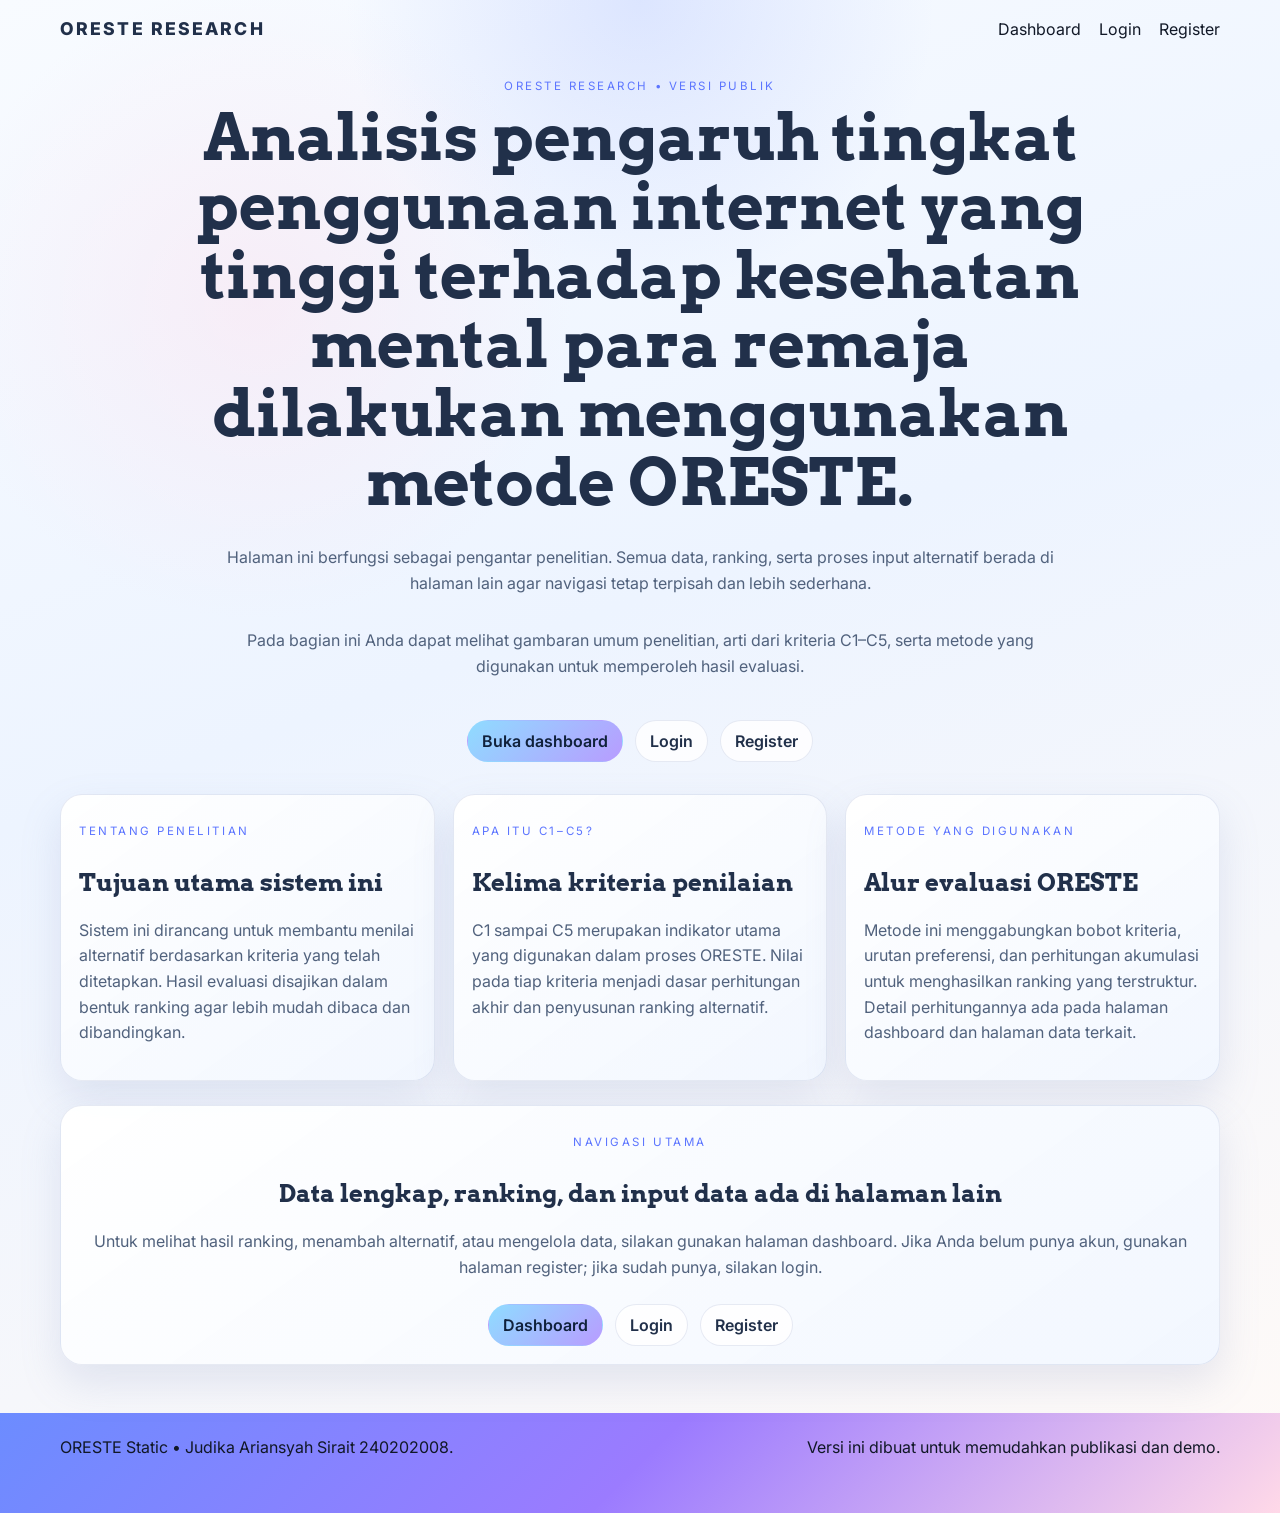
<file: index.html>
<!DOCTYPE html>
<html lang="id">
<head>
  <meta charset="UTF-8" />
  <meta name="viewport" content="width=device-width, initial-scale=1.0" />
  <title>ORESTE Research | Home</title>
  <meta name="description" content="Versi statis ORESTE yang dapat diakses dari GitHub Pages, tanpa PHP atau database." />
  <link rel="preconnect" href="https://fonts.googleapis.com" />
  <link rel="preconnect" href="https://fonts.gstatic.com" crossorigin />
  <link href="https://fonts.googleapis.com/css2?family=Arvo:wght@400;700&family=Inter:wght@400;500;600;700;800&display=swap" rel="stylesheet" />
  <link rel="stylesheet" href="style.css" />
</head>
<body>
  <header class="hero-shell">
    <nav class="topbar container">
      <a class="brand" href="index.html">ORESTE Research</a>
      <div class="topbar-links">
        <a href="dashboard.html">Dashboard</a>
        <a href="login.html">Login</a>
        <a href="register.html">Register</a>
      </div>
    </nav>

    <section class="hero container" id="top">
      <div class="hero-copy">
        <p class="eyebrow">ORESTE Research • versi publik</p>
        <h1>Analisis pengaruh tingkat penggunaan internet yang tinggi terhadap kesehatan mental para remaja dilakukan menggunakan metode ORESTE.</h1>
        <p class="lede">Halaman ini berfungsi sebagai pengantar penelitian. Semua data, ranking, serta proses input alternatif berada di halaman lain agar navigasi tetap terpisah dan lebih sederhana.</p>
        <p class="lede">Pada bagian ini Anda dapat melihat gambaran umum penelitian, arti dari kriteria C1–C5, serta metode yang digunakan untuk memperoleh hasil evaluasi.</p>
        <div class="hero-actions">
          <a class="btn btn-primary" href="dashboard.html">Buka dashboard</a>
          <a class="btn btn-secondary" href="login.html">Login</a>
          <a class="btn btn-secondary" href="register.html">Register</a>
        </div>
      </div>
    </section>
  </header>

  <main class="container stack">
    <section class="intro-grid">
      <article class="card intro-card">
        <p class="eyebrow">Tentang penelitian</p>
        <h2>Tujuan utama sistem ini</h2>
        <p class="muted">Sistem ini dirancang untuk membantu menilai alternatif berdasarkan kriteria yang telah ditetapkan. Hasil evaluasi disajikan dalam bentuk ranking agar lebih mudah dibaca dan dibandingkan.</p>
      </article>

      <article class="card intro-card">
        <p class="eyebrow">Apa itu C1–C5?</p>
        <h2>Kelima kriteria penilaian</h2>
        <p class="muted">C1 sampai C5 merupakan indikator utama yang digunakan dalam proses ORESTE. Nilai pada tiap kriteria menjadi dasar perhitungan akhir dan penyusunan ranking alternatif.</p>
      </article>

      <article class="card intro-card">
        <p class="eyebrow">Metode yang digunakan</p>
        <h2>Alur evaluasi ORESTE</h2>
        <p class="muted">Metode ini menggabungkan bobot kriteria, urutan preferensi, dan perhitungan akumulasi untuk menghasilkan ranking yang terstruktur. Detail perhitungannya ada pada halaman dashboard dan halaman data terkait.</p>
      </article>
    </section>

    <section class="card callout-card">
      <p class="eyebrow">Navigasi utama</p>
      <h2>Data lengkap, ranking, dan input data ada di halaman lain</h2>
      <p class="muted">Untuk melihat hasil ranking, menambah alternatif, atau mengelola data, silakan gunakan halaman dashboard. Jika Anda belum punya akun, gunakan halaman register; jika sudah punya, silakan login.</p>
      <div class="hero-actions justify-center">
        <a class="btn btn-primary" href="dashboard.html">Dashboard</a>
        <a class="btn btn-secondary" href="login.html">Login</a>
        <a class="btn btn-secondary" href="register.html">Register</a>
      </div>
    </section>
  </main>

  <footer class="footer">
    <div class="container footer-row">
      <p>ORESTE Static • Judika Ariansyah Sirait 240202008.</p>
      <p>Versi ini dibuat untuk memudahkan publikasi dan demo.</p>
    </div>
  </footer>

  <script src="app.js"></script>
</body>
</html>
</file>
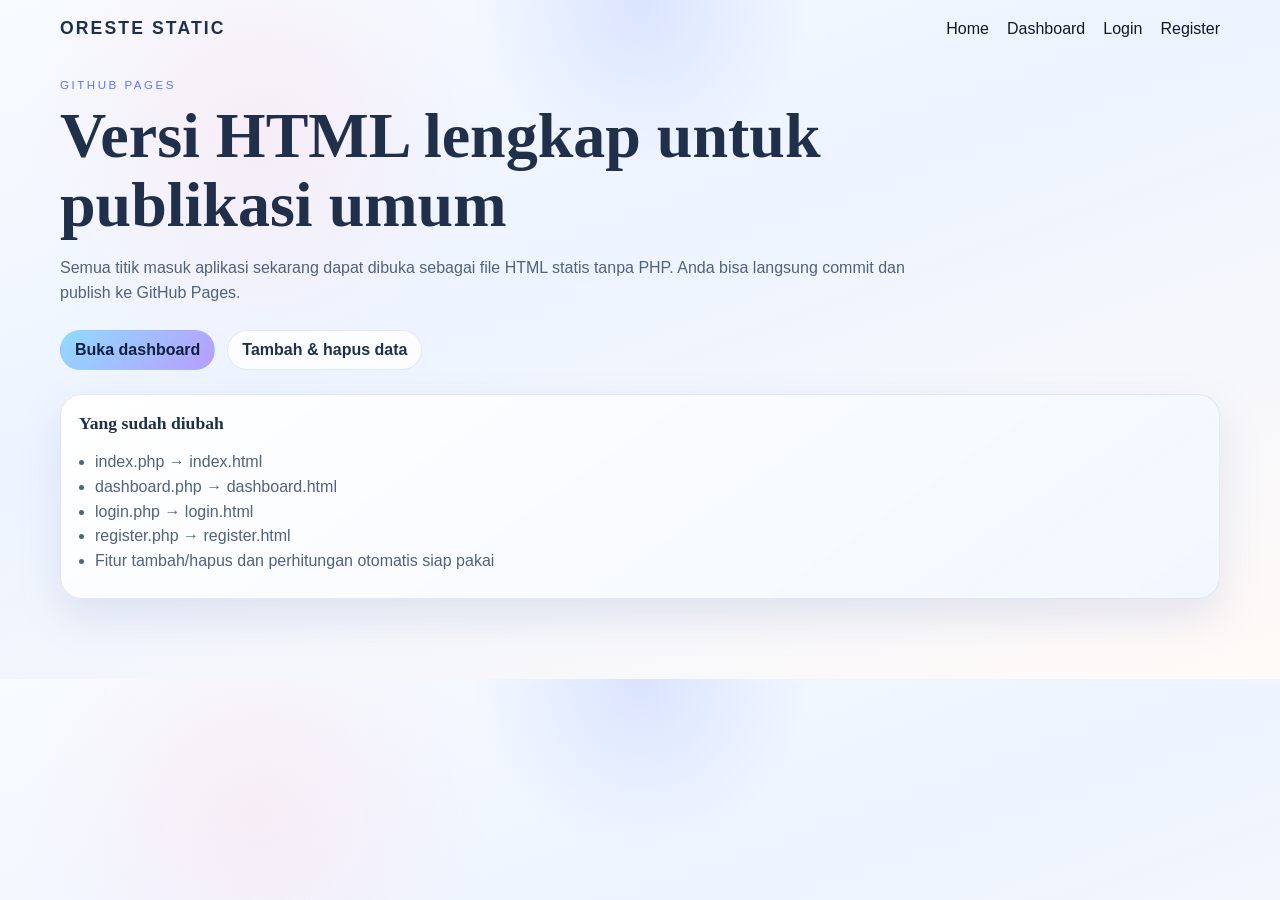
<file: oreste-project/index.html>
<!DOCTYPE html>
<html lang="id">
<head>
  <meta charset="UTF-8" />
  <meta name="viewport" content="width=device-width, initial-scale=1.0" />
  <title>ORESTE Static</title>
  <link rel="stylesheet" href="../style.css" />
</head>
<body>
  <header class="hero-shell">
    <nav class="topbar container">
      <a class="brand" href="index.html">ORESTE Static</a>
      <div class="topbar-links">
        <a href="index.html">Home</a>
        <a href="dashboard.html">Dashboard</a>
        <a href="login.html">Login</a>
        <a href="register.html">Register</a>
      </div>
    </nav>
    <section class="hero container">
      <div>
        <p class="eyebrow">GitHub Pages</p>
        <h1>Versi HTML lengkap untuk publikasi umum</h1>
        <p class="lede">Semua titik masuk aplikasi sekarang dapat dibuka sebagai file HTML statis tanpa PHP. Anda bisa langsung commit dan publish ke GitHub Pages.</p>
        <div class="hero-actions">
          <a class="btn btn-primary" href="dashboard.html">Buka dashboard</a>
          <a class="btn btn-secondary" href="pages/alternatif.html">Tambah & hapus data</a>
        </div>
      </div>
      <aside class="hero-card card">
        <h2>Yang sudah diubah</h2>
        <ul>
          <li>index.php → index.html</li>
          <li>dashboard.php → dashboard.html</li>
          <li>login.php → login.html</li>
          <li>register.php → register.html</li>
          <li>Fitur tambah/hapus dan perhitungan otomatis siap pakai</li>
        </ul>
      </aside>
    </section>
  </header>
  <main class="container stack"></main>
</body>
</html>
</file>
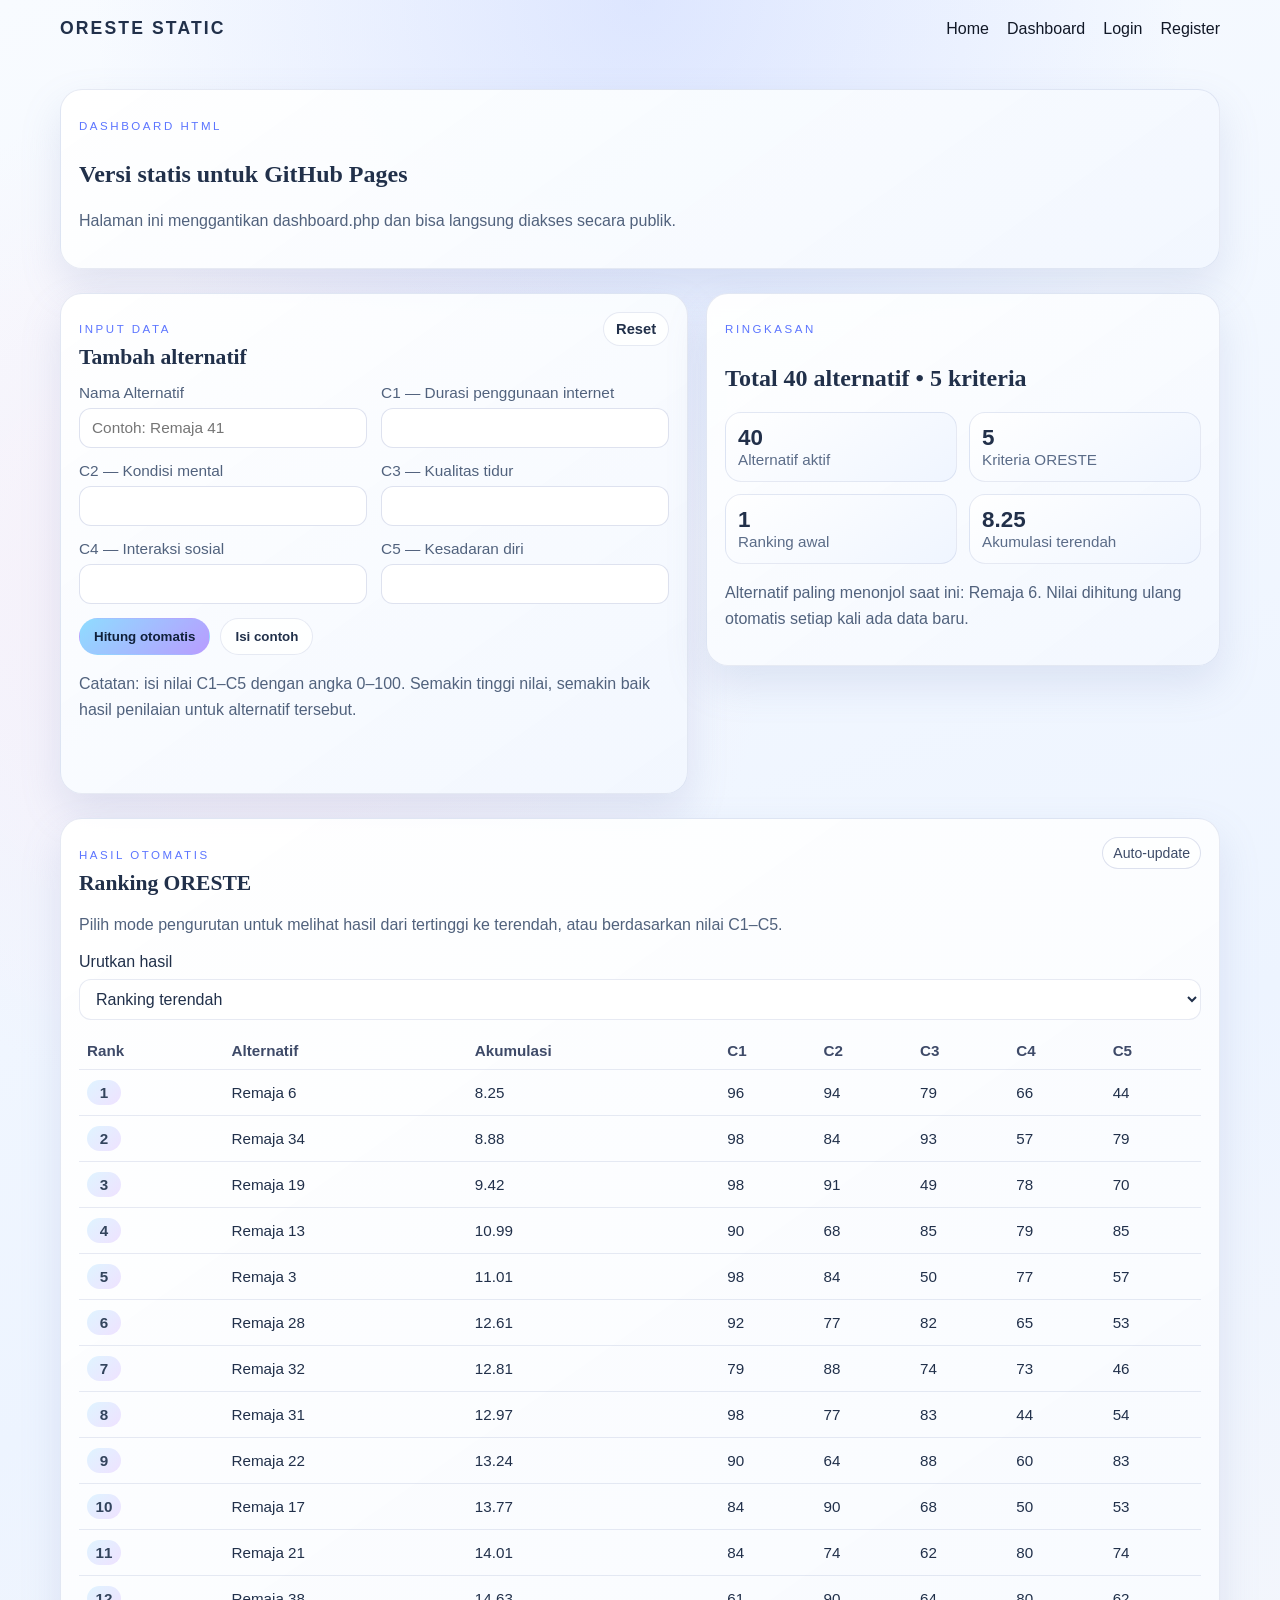
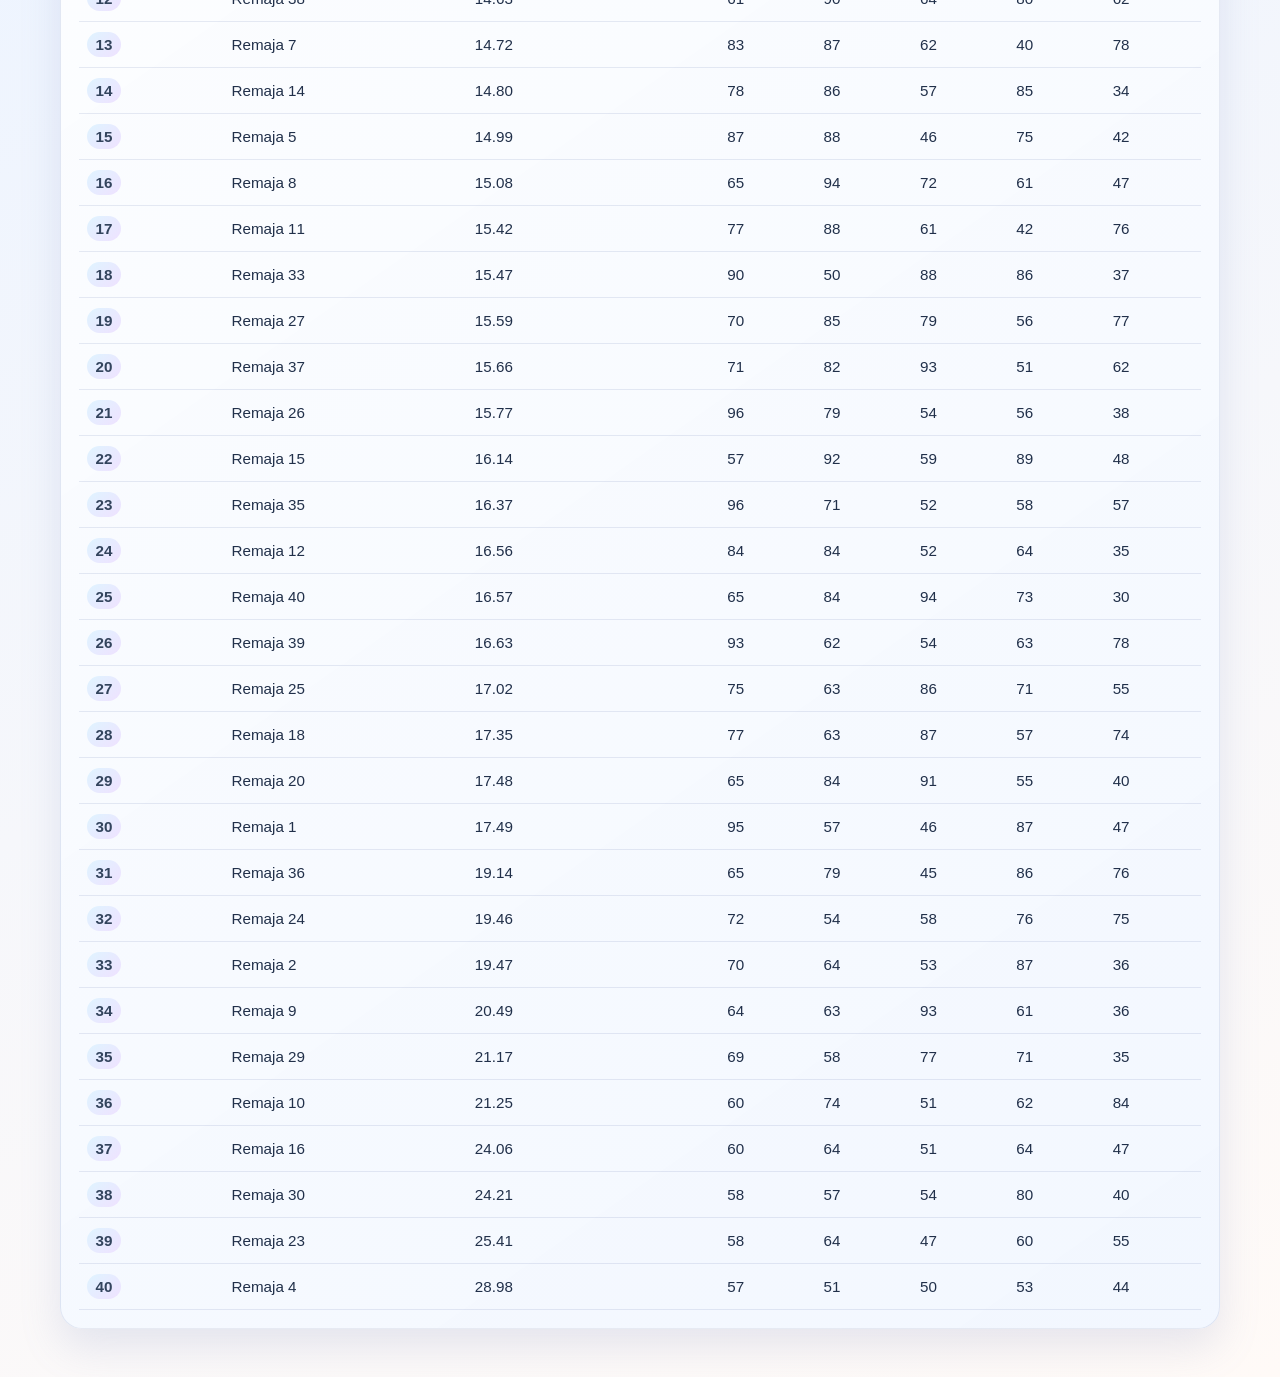
<file: dashboard.html>
<!DOCTYPE html>
<html lang="id">
<head>
  <meta charset="UTF-8" />
  <meta name="viewport" content="width=device-width, initial-scale=1.0" />
  <title>Dashboard ORESTE</title>
  <link rel="stylesheet" href="style.css" />
</head>
<body>
  <header class="hero-shell">
    <nav class="topbar container">
      <a class="brand" href="index.html">ORESTE Static</a>
      <div class="topbar-links">
        <a href="index.html">Home</a>
        <a href="dashboard.html">Dashboard</a>
        <a href="login.html">Login</a>
        <a href="register.html">Register</a>
      </div>
    </nav>
  </header>
  <main class="container stack">
    <section class="card"><p class="eyebrow">Dashboard HTML</p><h2>Versi statis untuk GitHub Pages</h2><p class="lede">Halaman ini menggantikan dashboard.php dan bisa langsung diakses secara publik.</p></section>
    <section class="grid two-col">
      <article class="card">
        <div class="section-heading"><div><p class="eyebrow">Input data</p><h2>Tambah alternatif</h2></div><button id="resetBtn" class="btn btn-secondary small">Reset</button></div>
        <form id="addForm" class="form-grid">
          <label>Nama Alternatif<input id="nama" type="text" placeholder="Contoh: Remaja 41" required /></label>
          <label>C1 — Durasi penggunaan internet<input id="c1" type="number" min="0" max="100" required /></label>
          <label>C2 — Kondisi mental<input id="c2" type="number" min="0" max="100" required /></label>
          <label>C3 — Kualitas tidur<input id="c3" type="number" min="0" max="100" required /></label>
          <label>C4 — Interaksi sosial<input id="c4" type="number" min="0" max="100" required /></label>
          <label>C5 — Kesadaran diri<input id="c5" type="number" min="0" max="100" required /></label>
          <div class="form-actions"><button class="btn btn-primary" type="submit">Hitung otomatis</button><button class="btn btn-secondary" type="button" id="sampleBtn">Isi contoh</button></div>
        </form>
        <p class="muted small-note">Catatan: isi nilai C1–C5 dengan angka 0–100. Semakin tinggi nilai, semakin baik hasil penilaian untuk alternatif tersebut.</p>
        <p id="statusMessage" class="status-box" aria-live="polite"></p>
      </article>
      <article class="card"><p class="eyebrow">Ringkasan</p><h2 id="summaryTitle">Menunggu data...</h2><div id="summaryStats" class="mini-stats"></div><p id="summaryText" class="muted"></p></article>
    </section>
    <section class="card"><div class="section-heading"><div><p class="eyebrow">Hasil otomatis</p><h2>Ranking ORESTE</h2></div><span class="pill">Auto-update</span></div>
      <p class="muted">Pilih mode pengurutan untuk melihat hasil dari tertinggi ke terendah, atau berdasarkan nilai C1–C5.</p>
      <div class="filter-row">
        <label for="dashboardFilter">Urutkan hasil</label>
        <select id="dashboardFilter" class="filter-select">
          <option value="ranking-low">Ranking terendah</option>
          <option value="ranking-high">Ranking tertinggi</option>
          <option value="c1-low">C1 terendah</option>
          <option value="c1-high">C1 tertinggi</option>
          <option value="c2-low">C2 terendah</option>
          <option value="c2-high">C2 tertinggi</option>
          <option value="c3-low">C3 terendah</option>
          <option value="c3-high">C3 tertinggi</option>
          <option value="c4-low">C4 terendah</option>
          <option value="c4-high">C4 tertinggi</option>
          <option value="c5-low">C5 terendah</option>
          <option value="c5-high">C5 tertinggi</option>
        </select>
      </div>
      <div class="table-wrap"><table><thead><tr><th>Rank</th><th>Alternatif</th><th>Akumulasi</th><th>C1</th><th>C2</th><th>C3</th><th>C4</th><th>C5</th></tr></thead><tbody id="rankingTableBody"></tbody></table></div>
    </section>
  </main>
  <script src="app.js"></script>
</body>
</html>
</file>
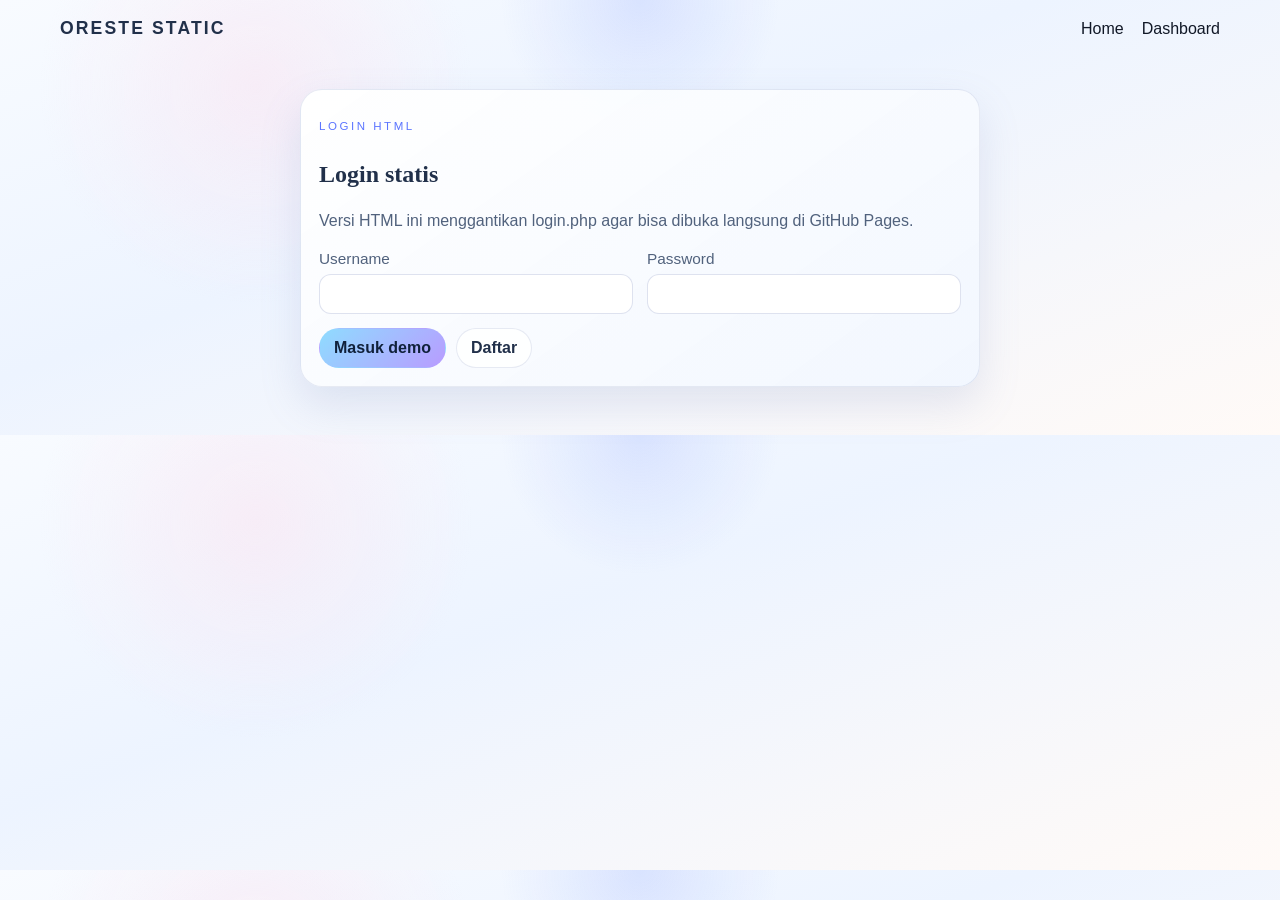
<file: login.html>
<!DOCTYPE html>
<html lang="id">
<head>
  <meta charset="UTF-8" />
  <meta name="viewport" content="width=device-width, initial-scale=1.0" />
  <title>Login ORESTE</title>
  <link rel="stylesheet" href="style.css" />
</head>
<body>
  <header class="hero-shell">
    <nav class="topbar container">
      <a class="brand" href="index.html">ORESTE Static</a>
      <div class="topbar-links"><a href="index.html">Home</a><a href="dashboard.html">Dashboard</a></div>
    </nav>
  </header>
  <main class="container stack" style="max-width: 680px;">
    <section class="card"><p class="eyebrow">Login HTML</p><h2>Login statis</h2><p class="lede">Versi HTML ini menggantikan login.php agar bisa dibuka langsung di GitHub Pages.</p><form class="form-grid"><label>Username<input type="text" /></label><label>Password<input type="password" /></label><div class="form-actions"><a class="btn btn-primary" href="dashboard.html">Masuk demo</a><a class="btn btn-secondary" href="register.html">Daftar</a></div></form></section>
  </main>
</body>
</html>
</file>
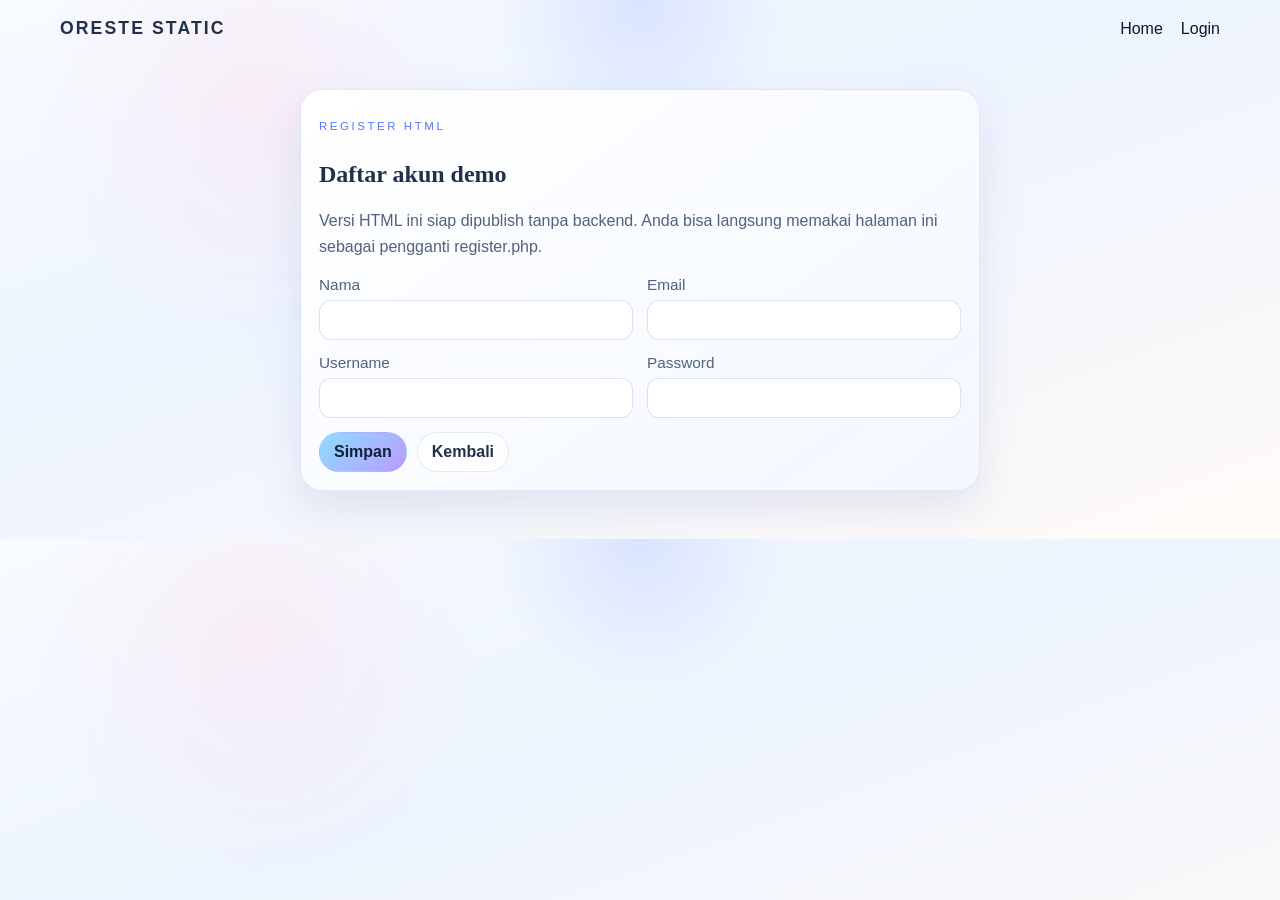
<file: register.html>
<!DOCTYPE html>
<html lang="id">
<head>
  <meta charset="UTF-8" />
  <meta name="viewport" content="width=device-width, initial-scale=1.0" />
  <title>Register ORESTE</title>
  <link rel="stylesheet" href="style.css" />
</head>
<body>
  <header class="hero-shell">
    <nav class="topbar container">
      <a class="brand" href="index.html">ORESTE Static</a>
      <div class="topbar-links"><a href="index.html">Home</a><a href="login.html">Login</a></div>
    </nav>
  </header>
  <main class="container stack" style="max-width: 680px;">
    <section class="card"><p class="eyebrow">Register HTML</p><h2>Daftar akun demo</h2><p class="lede">Versi HTML ini siap dipublish tanpa backend. Anda bisa langsung memakai halaman ini sebagai pengganti register.php.</p><form class="form-grid"><label>Nama<input type="text" /></label><label>Email<input type="email" /></label><label>Username<input type="text" /></label><label>Password<input type="password" /></label><div class="form-actions"><a class="btn btn-primary" href="dashboard.html">Simpan</a><a class="btn btn-secondary" href="login.html">Kembali</a></div></form></section>
  </main>
</body>
</html>
</file>
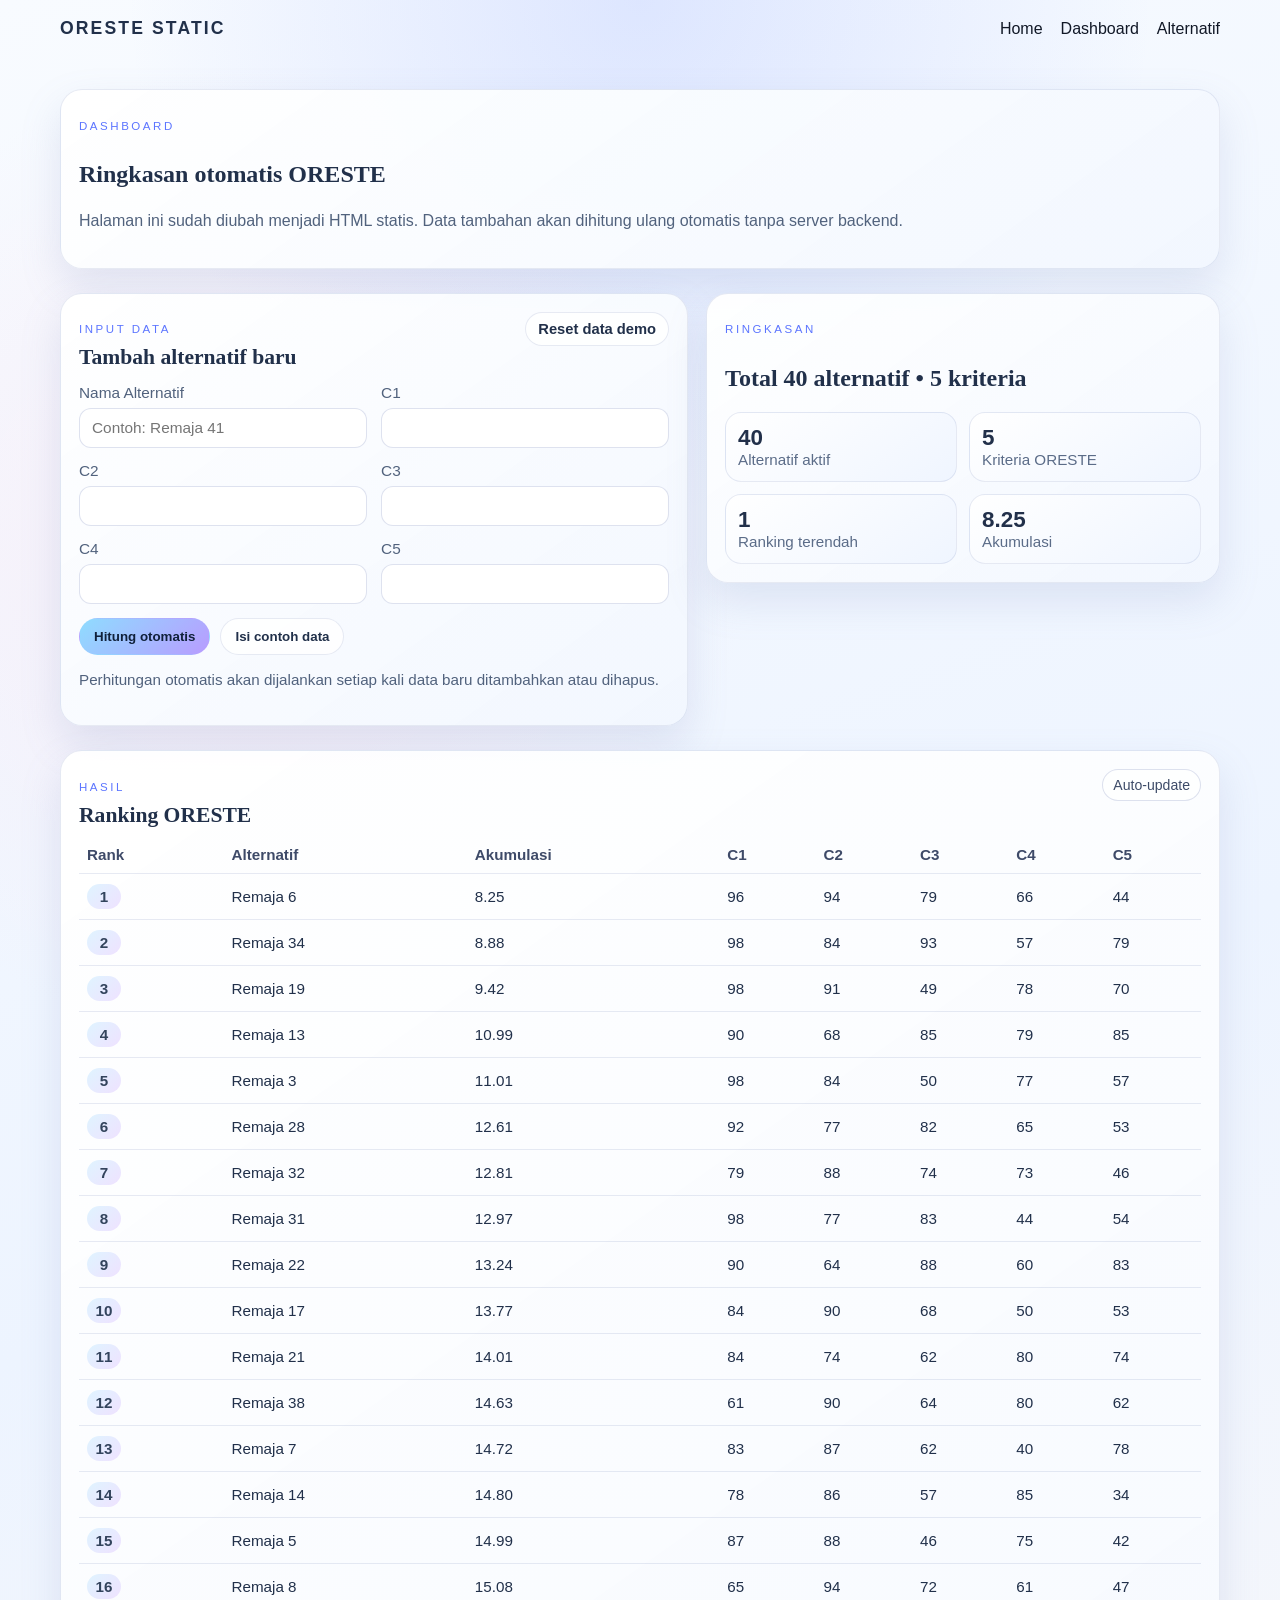
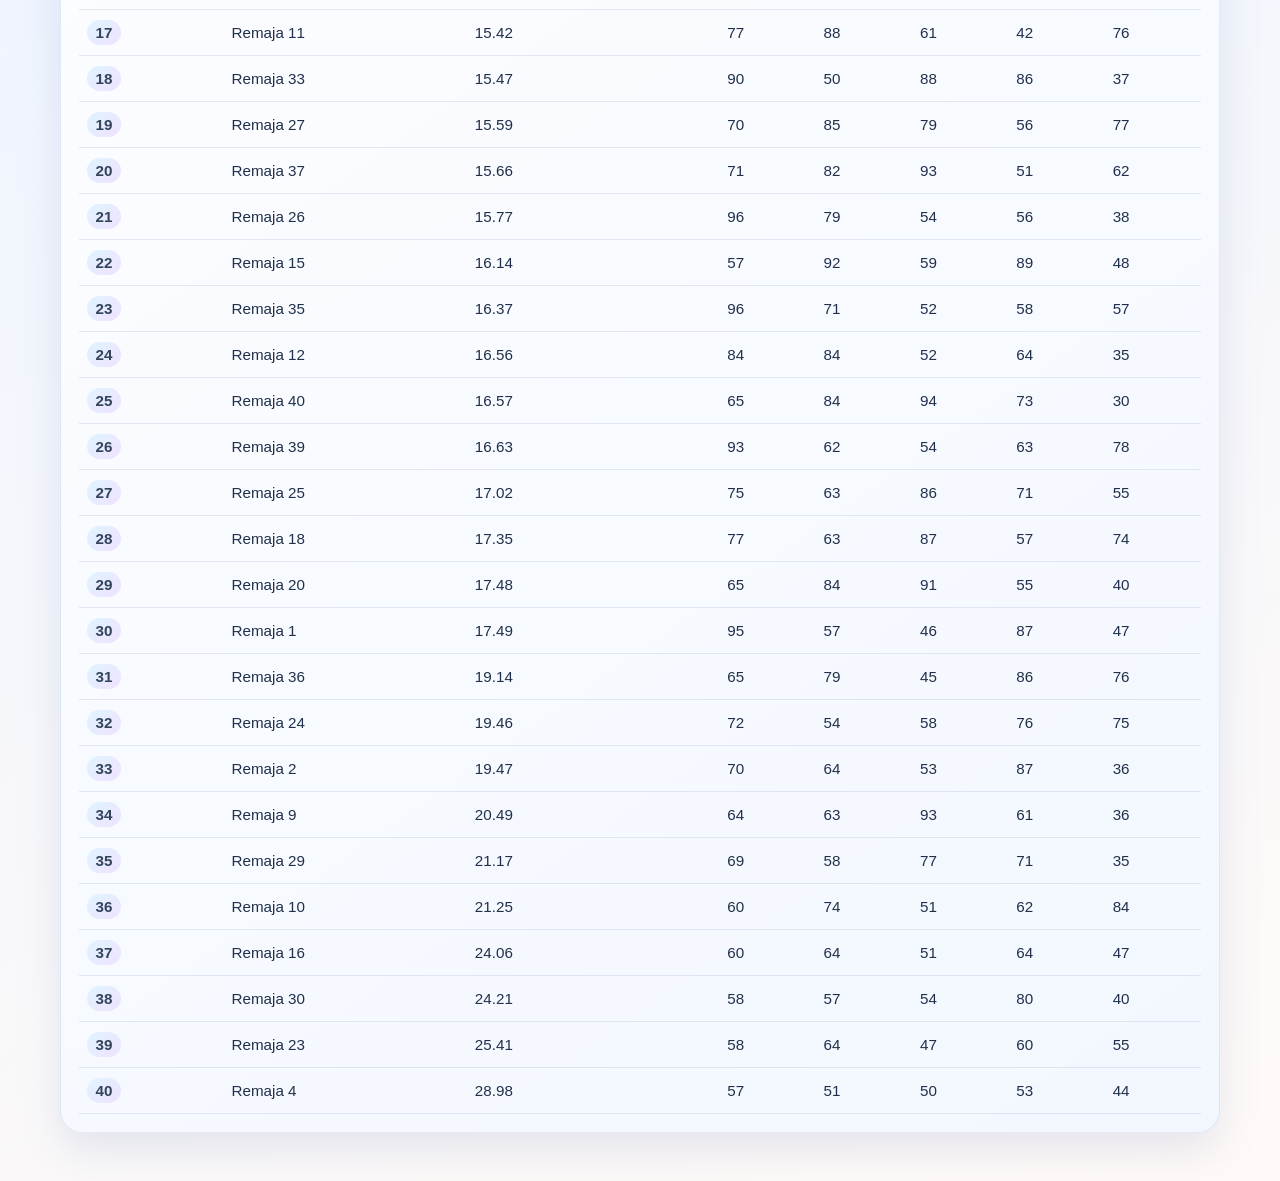
<file: oreste-project/dashboard.html>
<!DOCTYPE html>
<html lang="id">
<head>
  <meta charset="UTF-8" />
  <meta name="viewport" content="width=device-width, initial-scale=1.0" />
  <title>Dashboard ORESTE</title>
  <link rel="stylesheet" href="../style.css" />
</head>
<body>
  <header class="hero-shell">
    <nav class="topbar container">
      <a class="brand" href="index.html">ORESTE Static</a>
      <div class="topbar-links">
        <a href="index.html">Home</a>
        <a href="dashboard.html">Dashboard</a>
        <a href="pages/alternatif.html">Alternatif</a>
      </div>
    </nav>
  </header>
  <main class="container stack">
    <section class="card">
      <p class="eyebrow">Dashboard</p>
      <h2>Ringkasan otomatis ORESTE</h2>
      <p class="lede">Halaman ini sudah diubah menjadi HTML statis. Data tambahan akan dihitung ulang otomatis tanpa server backend.</p>
    </section>

    <section class="grid two-col">
      <article class="card">
        <div class="section-heading"><div><p class="eyebrow">Input data</p><h2>Tambah alternatif baru</h2></div><button id="resetBtn" class="btn btn-secondary small">Reset data demo</button></div>
        <form id="addForm" class="form-grid">
          <label>Nama Alternatif<input id="nama" type="text" placeholder="Contoh: Remaja 41" required /></label>
          <label>C1<input id="c1" type="number" min="0" max="100" required /></label>
          <label>C2<input id="c2" type="number" min="0" max="100" required /></label>
          <label>C3<input id="c3" type="number" min="0" max="100" required /></label>
          <label>C4<input id="c4" type="number" min="0" max="100" required /></label>
          <label>C5<input id="c5" type="number" min="0" max="100" required /></label>
          <div class="form-actions"><button class="btn btn-primary" type="submit">Hitung otomatis</button><button class="btn btn-secondary" type="button" id="sampleBtn">Isi contoh data</button></div>
        </form>
        <p id="statusMessage" class="status-box" aria-live="polite"></p>
      </article>
      <article class="card">
        <p class="eyebrow">Ringkasan</p>
        <h2 id="summaryTitle">Menunggu data...</h2>
        <div id="summaryStats" class="mini-stats"></div>
      </article>
    </section>

    <section class="card">
      <div class="section-heading"><div><p class="eyebrow">Hasil</p><h2>Ranking ORESTE</h2></div><span class="pill">Auto-update</span></div>
      <div class="table-wrap"><table><thead><tr><th>Rank</th><th>Alternatif</th><th>Akumulasi</th><th>C1</th><th>C2</th><th>C3</th><th>C4</th><th>C5</th></tr></thead><tbody id="rankingTableBody"></tbody></table></div>
    </section>
  </main>
  <script src="static-app.js"></script>
</body>
</html>
</file>
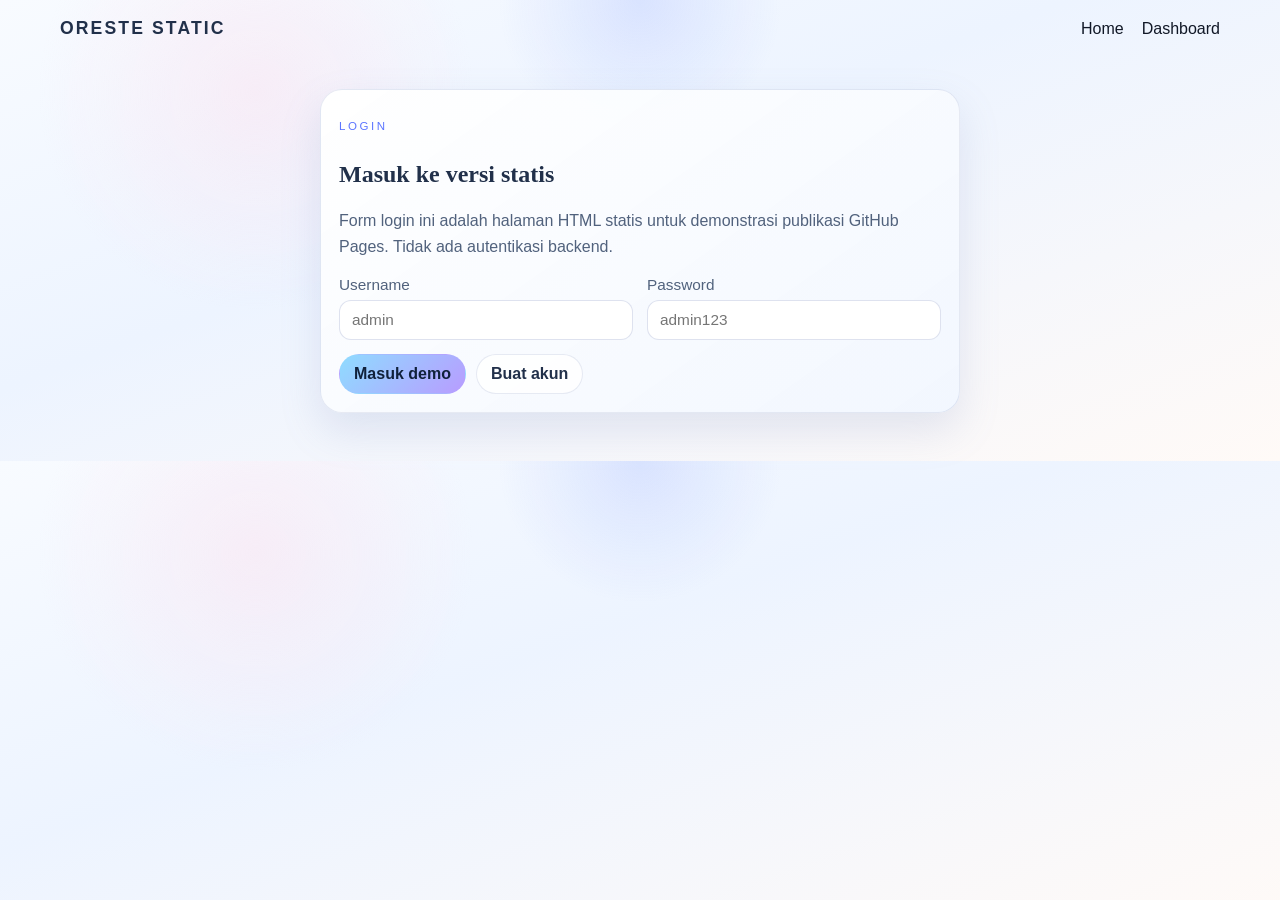
<file: oreste-project/login.html>
<!DOCTYPE html>
<html lang="id">
<head>
  <meta charset="UTF-8" />
  <meta name="viewport" content="width=device-width, initial-scale=1.0" />
  <title>Login ORESTE</title>
  <link rel="stylesheet" href="../style.css" />
</head>
<body>
  <header class="hero-shell">
    <nav class="topbar container">
      <a class="brand" href="index.html">ORESTE Static</a>
      <div class="topbar-links"><a href="index.html">Home</a><a href="dashboard.html">Dashboard</a></div>
    </nav>
  </header>
  <main class="container stack" style="max-width: 640px;">
    <section class="card">
      <p class="eyebrow">Login</p>
      <h2>Masuk ke versi statis</h2>
      <p class="lede">Form login ini adalah halaman HTML statis untuk demonstrasi publikasi GitHub Pages. Tidak ada autentikasi backend.</p>
      <form class="form-grid">
        <label>Username<input type="text" placeholder="admin" /></label>
        <label>Password<input type="password" placeholder="admin123" /></label>
        <div class="form-actions"><a class="btn btn-primary" href="dashboard.html">Masuk demo</a><a class="btn btn-secondary" href="register.html">Buat akun</a></div>
      </form>
    </section>
  </main>
</body>
</html>
</file>
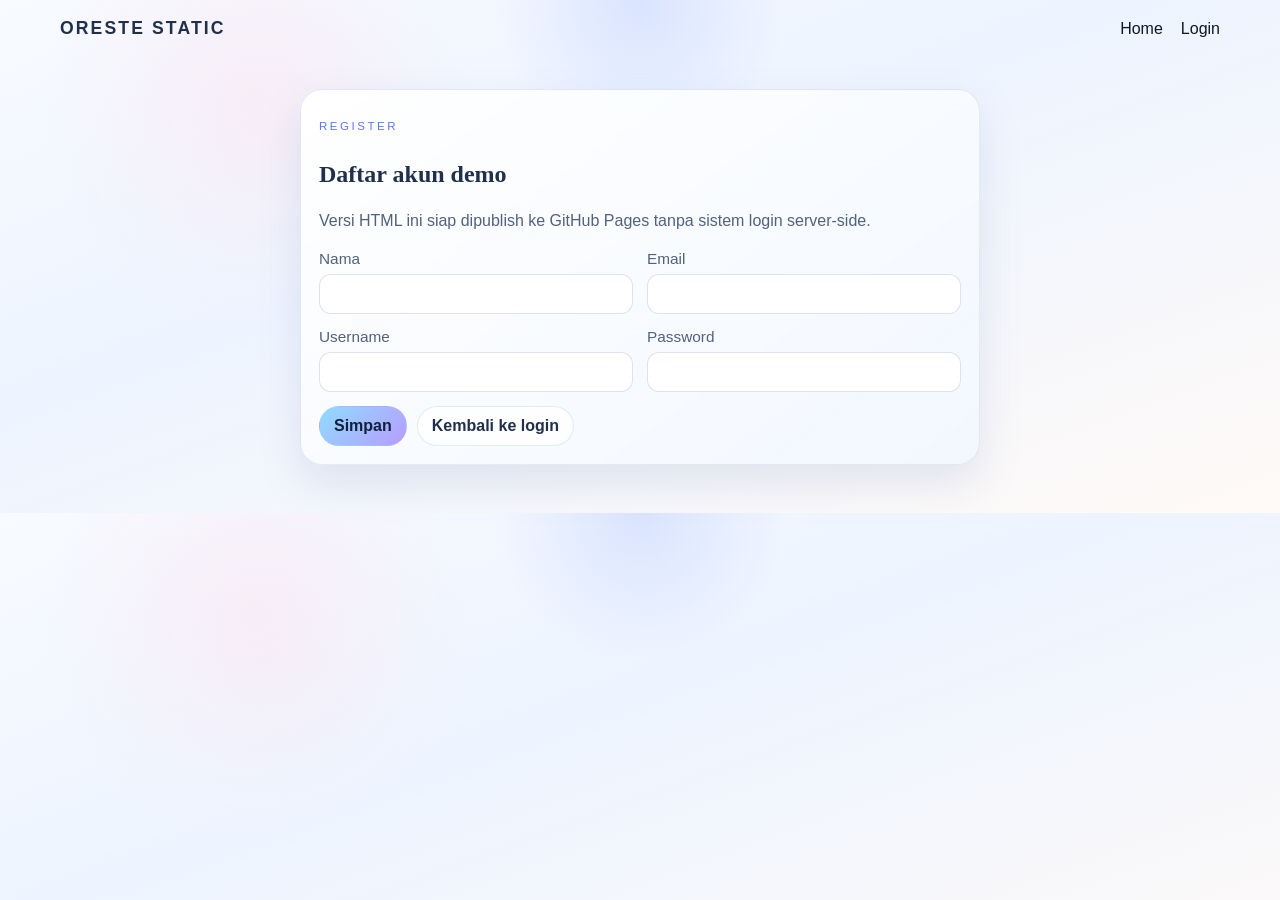
<file: oreste-project/register.html>
<!DOCTYPE html>
<html lang="id">
<head>
  <meta charset="UTF-8" />
  <meta name="viewport" content="width=device-width, initial-scale=1.0" />
  <title>Register ORESTE</title>
  <link rel="stylesheet" href="../style.css" />
</head>
<body>
  <header class="hero-shell">
    <nav class="topbar container">
      <a class="brand" href="index.html">ORESTE Static</a>
      <div class="topbar-links"><a href="index.html">Home</a><a href="login.html">Login</a></div>
    </nav>
  </header>
  <main class="container stack" style="max-width: 680px;">
    <section class="card">
      <p class="eyebrow">Register</p>
      <h2>Daftar akun demo</h2>
      <p class="lede">Versi HTML ini siap dipublish ke GitHub Pages tanpa sistem login server-side.</p>
      <form class="form-grid">
        <label>Nama<input type="text" /></label>
        <label>Email<input type="email" /></label>
        <label>Username<input type="text" /></label>
        <label>Password<input type="password" /></label>
        <div class="form-actions"><a class="btn btn-primary" href="dashboard.html">Simpan</a><a class="btn btn-secondary" href="login.html">Kembali ke login</a></div>
      </form>
    </section>
  </main>
</body>
</html>
</file>
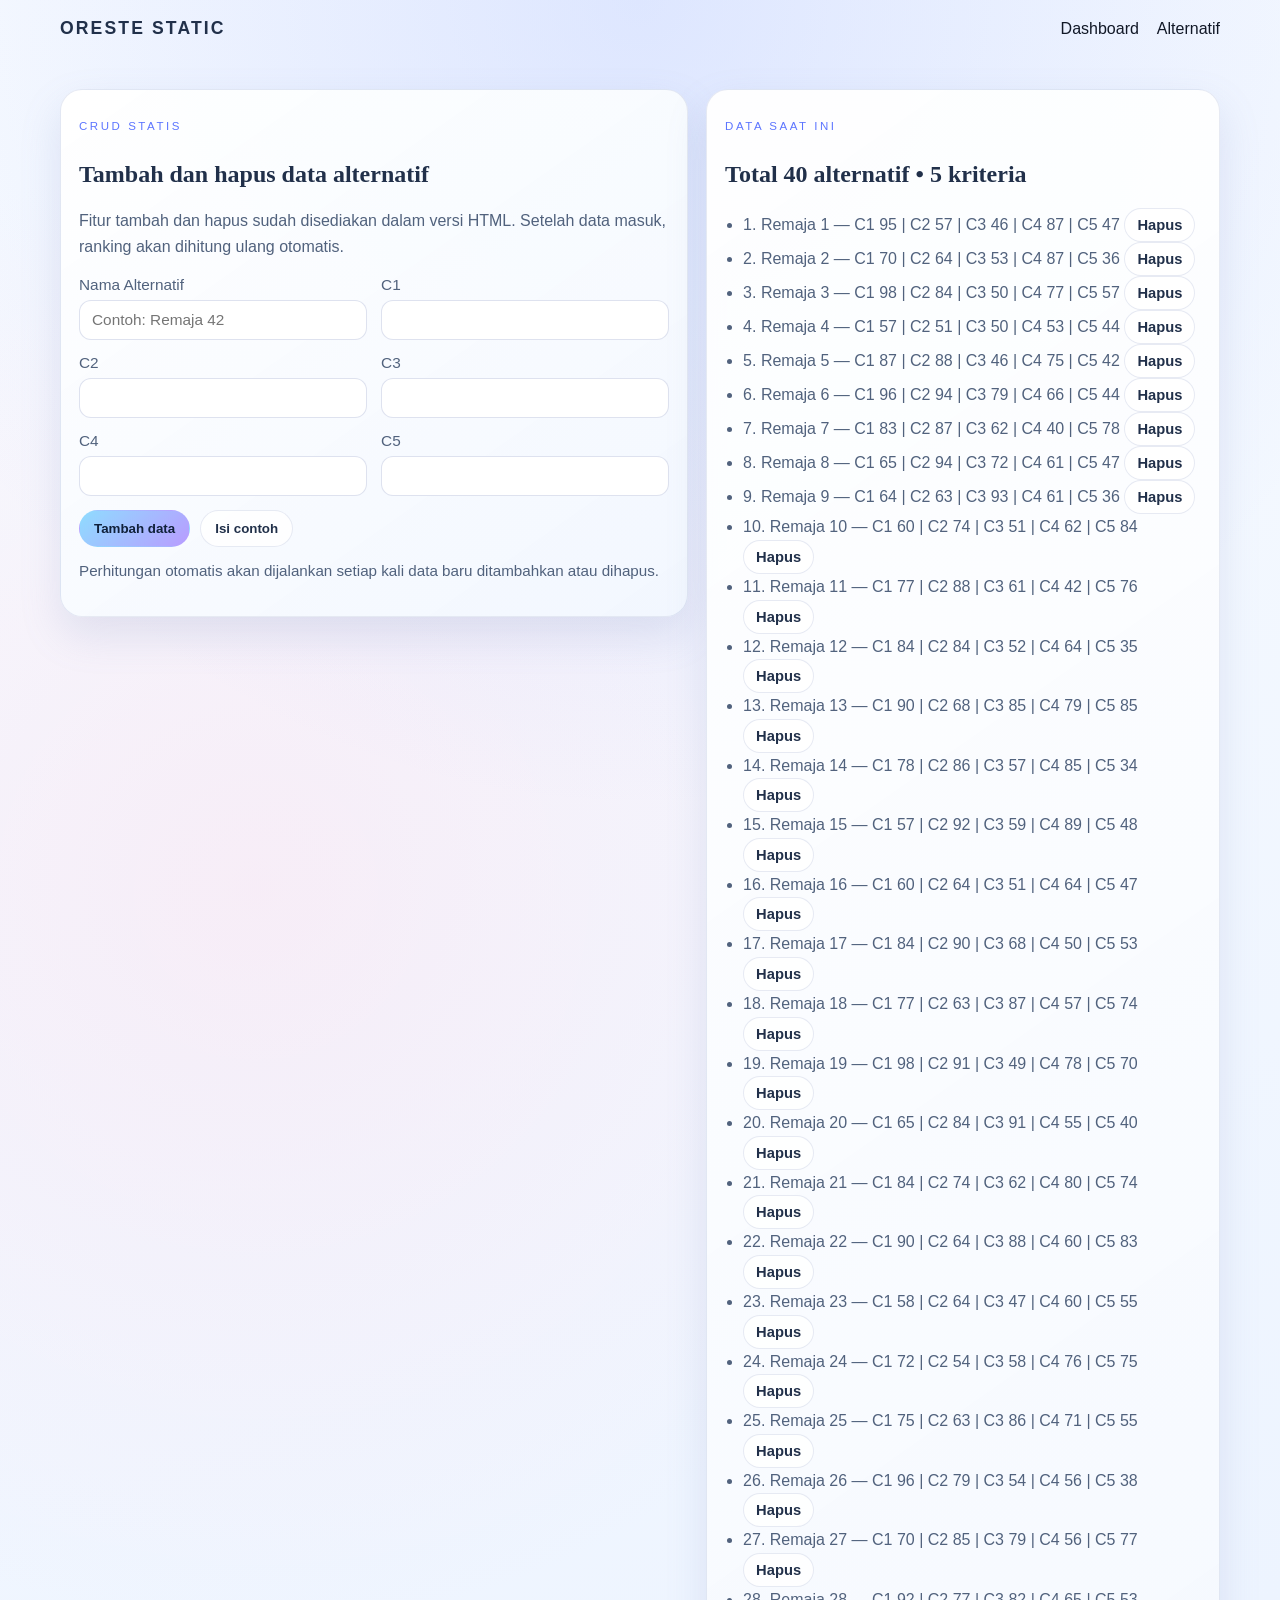
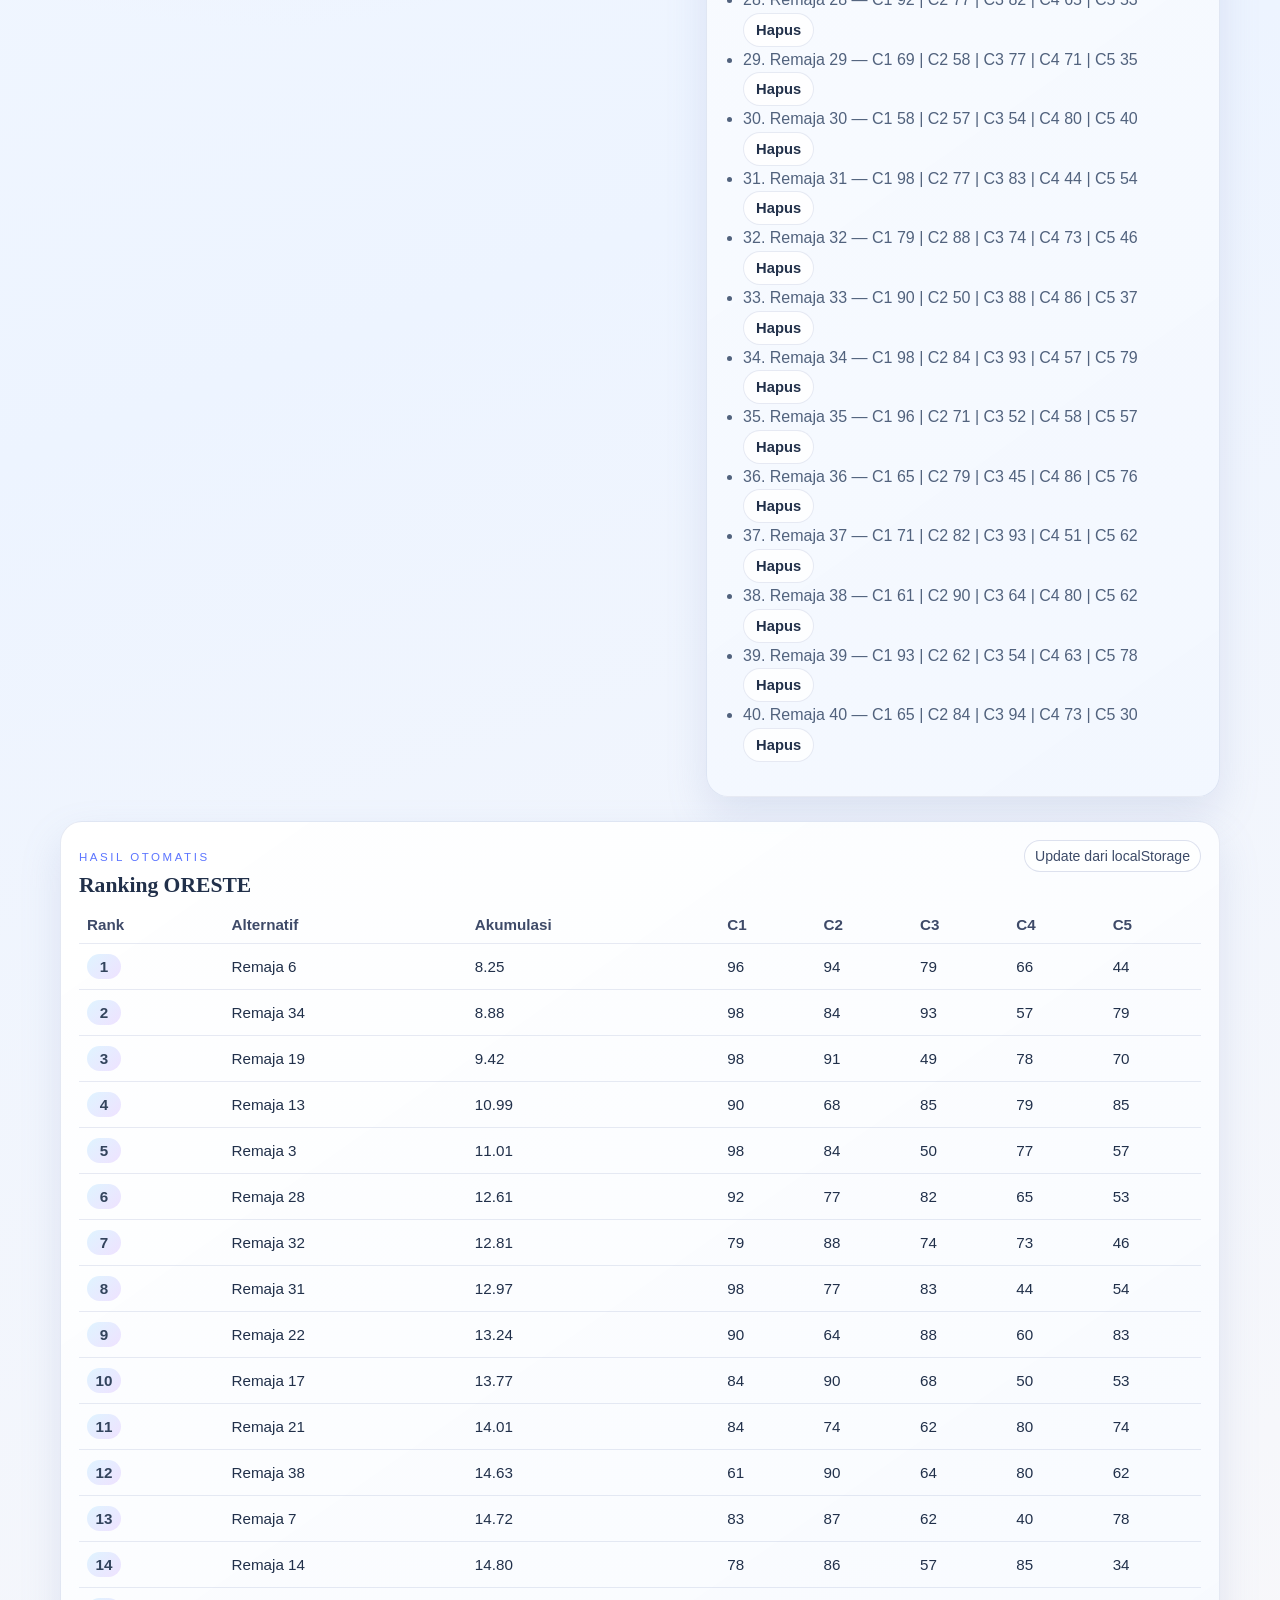
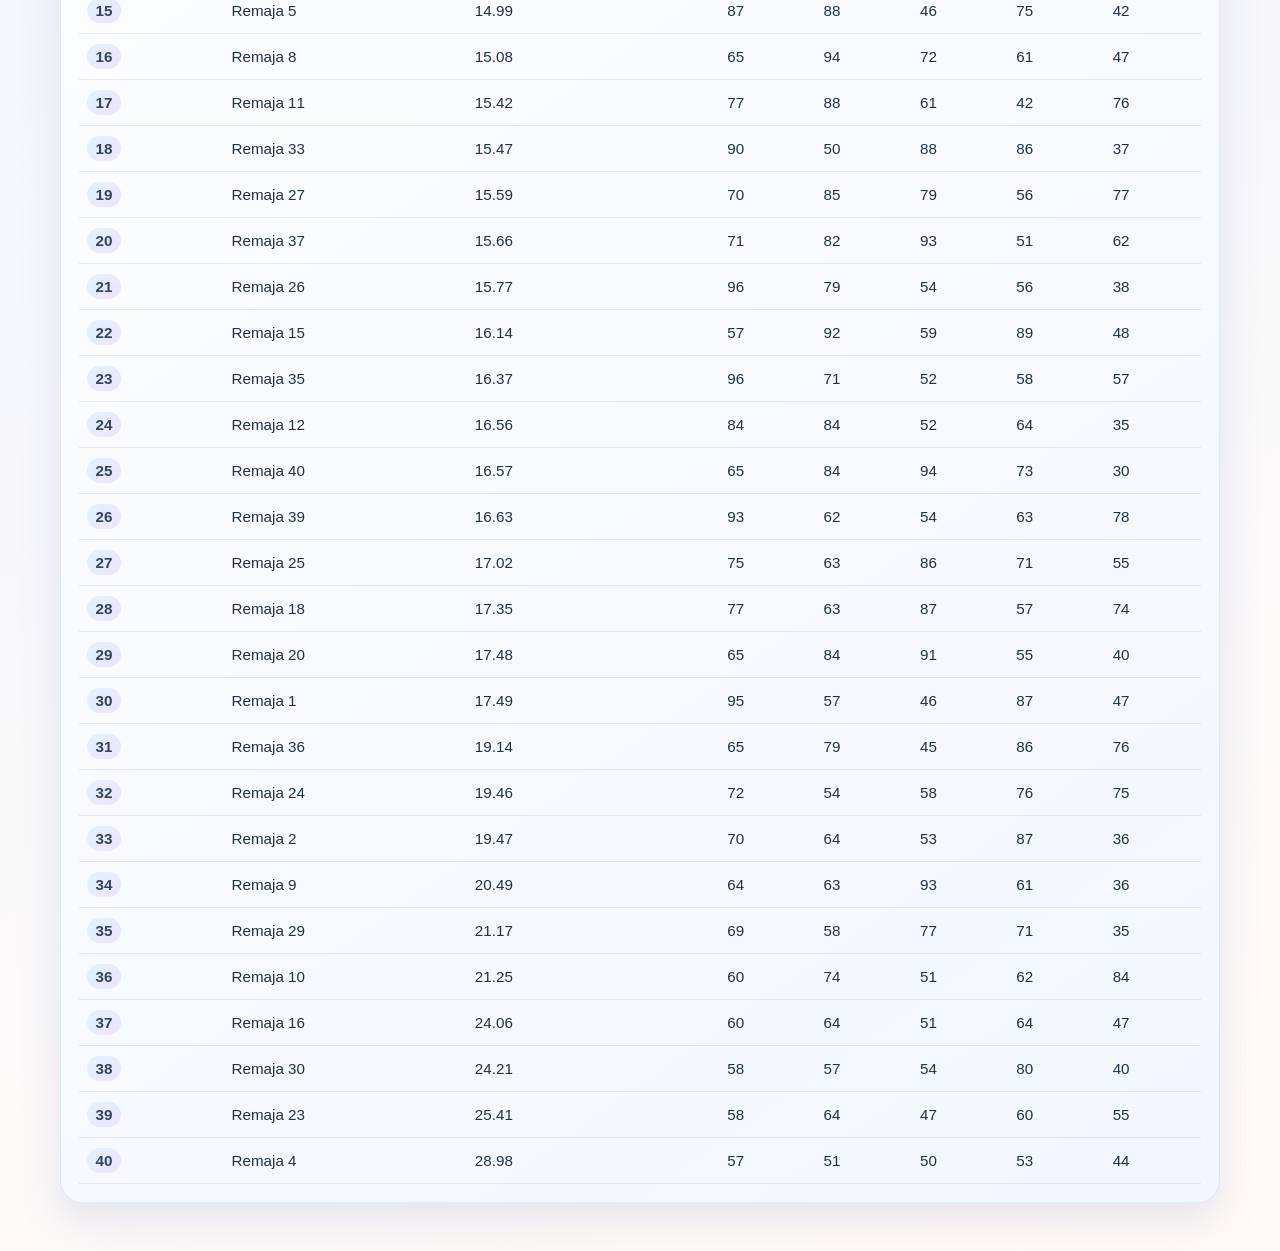
<file: oreste-project/pages/alternatif.html>
<!DOCTYPE html>
<html lang="id">
<head>
  <meta charset="UTF-8" />
  <meta name="viewport" content="width=device-width, initial-scale=1.0" />
  <title>Alternatif ORESTE</title>
  <link rel="stylesheet" href="../../style.css" />
</head>
<body>
  <header class="hero-shell">
    <nav class="topbar container">
      <a class="brand" href="../index.html">ORESTE Static</a>
      <div class="topbar-links"><a href="../dashboard.html">Dashboard</a><a href="alternatif.html">Alternatif</a></div>
    </nav>
  </header>
  <main class="container stack">
    <section class="grid two-col">
      <article class="card">
        <p class="eyebrow">CRUD statis</p>
        <h2>Tambah dan hapus data alternatif</h2>
        <p class="lede">Fitur tambah dan hapus sudah disediakan dalam versi HTML. Setelah data masuk, ranking akan dihitung ulang otomatis.</p>
        <form id="addForm" class="form-grid">
          <label>Nama Alternatif<input id="nama" type="text" placeholder="Contoh: Remaja 42" required /></label>
          <label>C1<input id="c1" type="number" min="0" max="100" required /></label>
          <label>C2<input id="c2" type="number" min="0" max="100" required /></label>
          <label>C3<input id="c3" type="number" min="0" max="100" required /></label>
          <label>C4<input id="c4" type="number" min="0" max="100" required /></label>
          <label>C5<input id="c5" type="number" min="0" max="100" required /></label>
          <div class="form-actions"><button class="btn btn-primary" type="submit">Tambah data</button><button class="btn btn-secondary" type="button" id="sampleBtn">Isi contoh</button></div>
        </form>
        <p id="statusMessage" class="status-box" aria-live="polite"></p>
      </article>
      <article class="card">
        <p class="eyebrow">Data saat ini</p>
        <h2 id="summaryTitle">Daftar alternatif</h2>
        <ul id="alternatifList" class="steps"></ul>
      </article>
    </section>

    <section class="card">
      <div class="section-heading"><div><p class="eyebrow">Hasil otomatis</p><h2>Ranking ORESTE</h2></div><span class="pill">Update dari localStorage</span></div>
      <div class="table-wrap"><table><thead><tr><th>Rank</th><th>Alternatif</th><th>Akumulasi</th><th>C1</th><th>C2</th><th>C3</th><th>C4</th><th>C5</th></tr></thead><tbody id="rankingTableBody"></tbody></table></div>
    </section>
  </main>
  <script src="../static-app.js"></script>
</body>
</html>
</file>
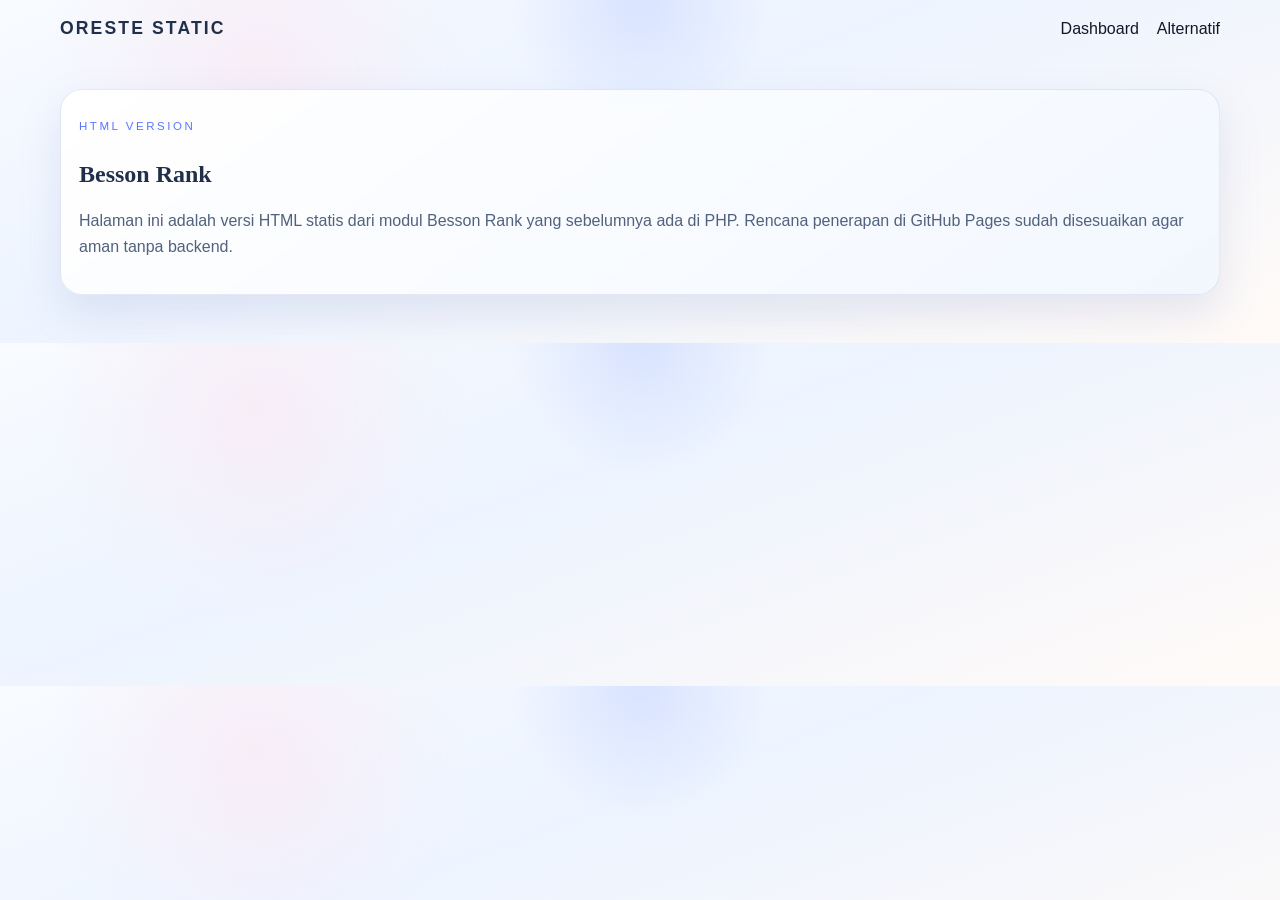
<file: oreste-project/pages/besson.html>
<!DOCTYPE html>
<html lang="id">
<head>
  <meta charset="UTF-8" />
  <meta name="viewport" content="width=device-width, initial-scale=1.0" />
  <title>Besson Rank</title>
  <link rel="stylesheet" href="../../style.css" />
</head>
<body>
  <header class="hero-shell"><nav class="topbar container"><a class="brand" href="../index.html">ORESTE Static</a><div class="topbar-links"><a href="../dashboard.html">Dashboard</a><a href="alternatif.html">Alternatif</a></div></nav></header>
  <main class="container stack"><section class="card"><p class="eyebrow">HTML version</p><h2>Besson Rank</h2><p class="lede">Halaman ini adalah versi HTML statis dari modul Besson Rank yang sebelumnya ada di PHP. Rencana penerapan di GitHub Pages sudah disesuaikan agar aman tanpa backend.</p></section></main>
</body>
</html>
</file>
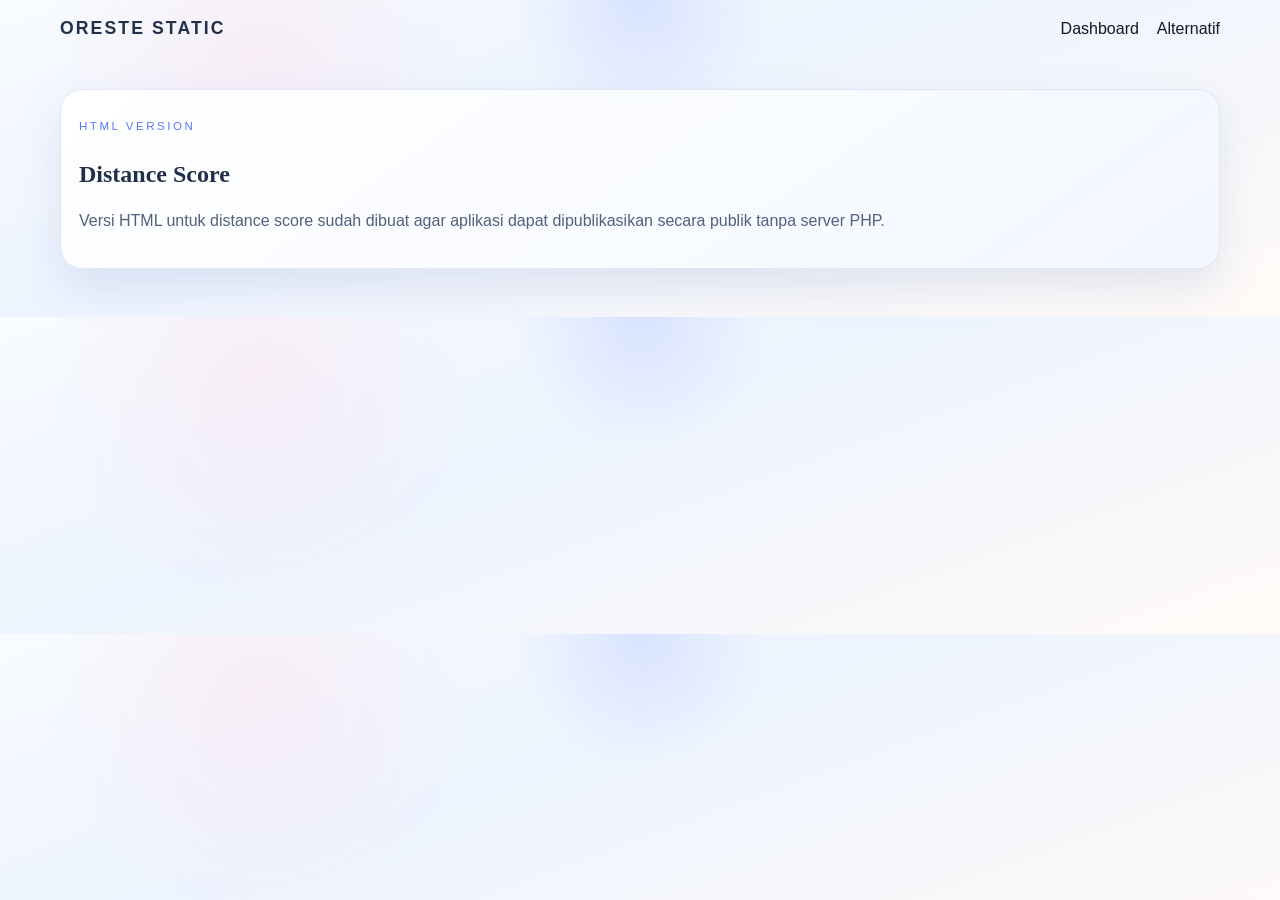
<file: oreste-project/pages/distance.html>
<!DOCTYPE html>
<html lang="id">
<head>
  <meta charset="UTF-8" />
  <meta name="viewport" content="width=device-width, initial-scale=1.0" />
  <title>Distance Score</title>
  <link rel="stylesheet" href="../../style.css" />
</head>
<body>
  <header class="hero-shell"><nav class="topbar container"><a class="brand" href="../index.html">ORESTE Static</a><div class="topbar-links"><a href="../dashboard.html">Dashboard</a><a href="alternatif.html">Alternatif</a></div></nav></header>
  <main class="container stack"><section class="card"><p class="eyebrow">HTML version</p><h2>Distance Score</h2><p class="lede">Versi HTML untuk distance score sudah dibuat agar aplikasi dapat dipublikasikan secara publik tanpa server PHP.</p></section></main>
</body>
</html>
</file>
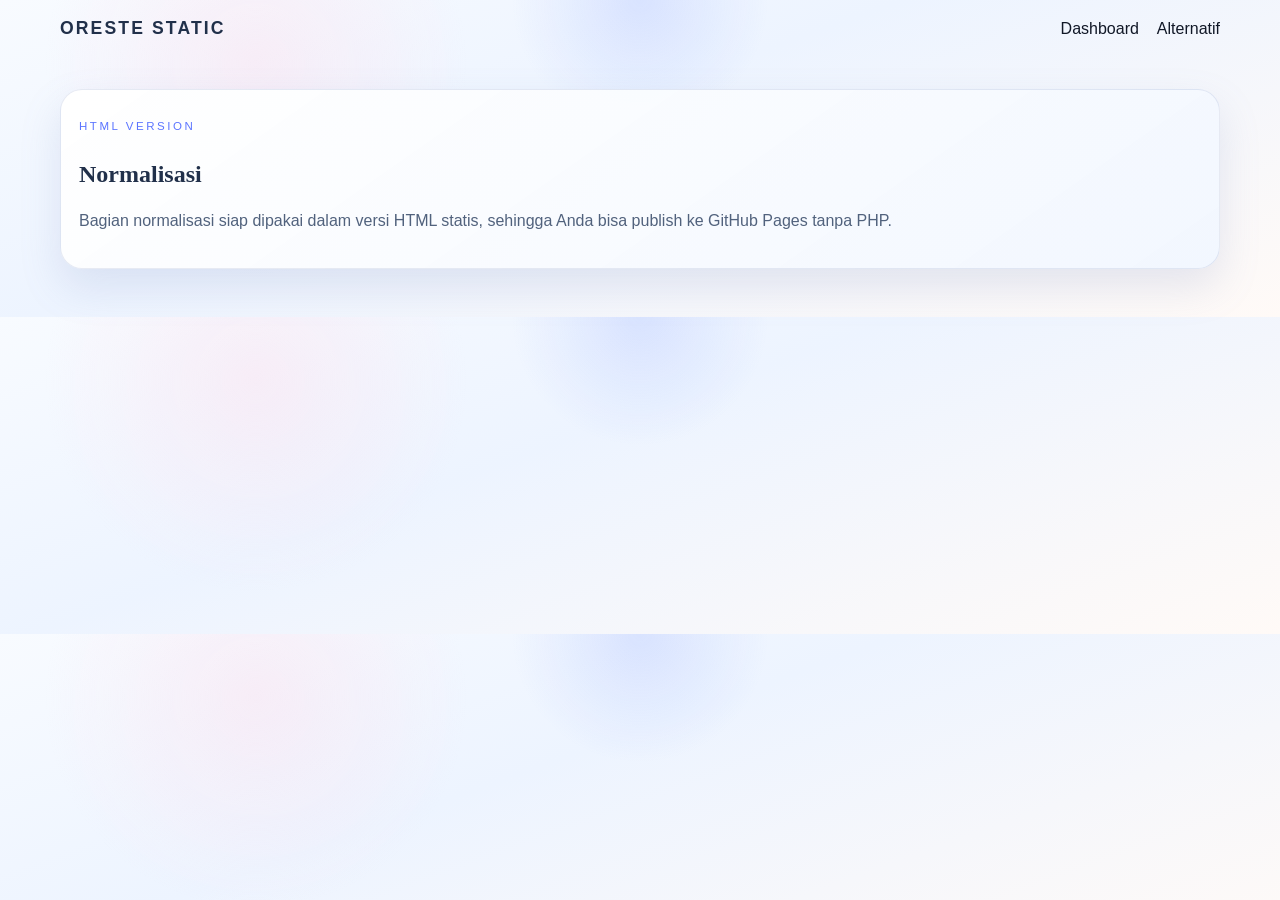
<file: oreste-project/pages/normalisasi.html>
<!DOCTYPE html>
<html lang="id">
<head>
  <meta charset="UTF-8" />
  <meta name="viewport" content="width=device-width, initial-scale=1.0" />
  <title>Normalisasi</title>
  <link rel="stylesheet" href="../../style.css" />
</head>
<body>
  <header class="hero-shell"><nav class="topbar container"><a class="brand" href="../index.html">ORESTE Static</a><div class="topbar-links"><a href="../dashboard.html">Dashboard</a><a href="alternatif.html">Alternatif</a></div></nav></header>
  <main class="container stack"><section class="card"><p class="eyebrow">HTML version</p><h2>Normalisasi</h2><p class="lede">Bagian normalisasi siap dipakai dalam versi HTML statis, sehingga Anda bisa publish ke GitHub Pages tanpa PHP.</p></section></main>
</body>
</html>
</file>
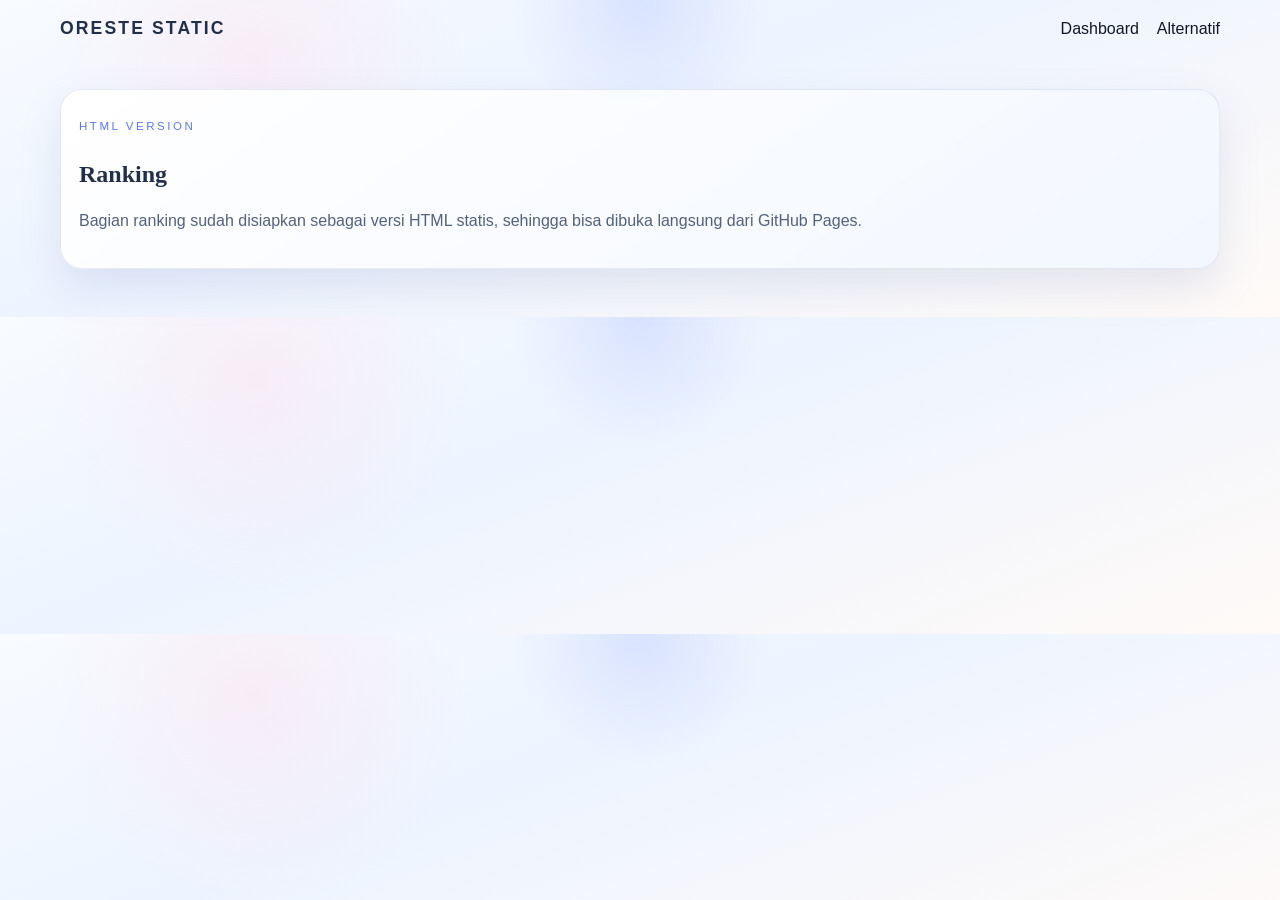
<file: oreste-project/pages/ranking.html>
<!DOCTYPE html>
<html lang="id">
<head>
  <meta charset="UTF-8" />
  <meta name="viewport" content="width=device-width, initial-scale=1.0" />
  <title>Ranking</title>
  <link rel="stylesheet" href="../../style.css" />
</head>
<body>
  <header class="hero-shell"><nav class="topbar container"><a class="brand" href="../index.html">ORESTE Static</a><div class="topbar-links"><a href="../dashboard.html">Dashboard</a><a href="alternatif.html">Alternatif</a></div></nav></header>
  <main class="container stack"><section class="card"><p class="eyebrow">HTML version</p><h2>Ranking</h2><p class="lede">Bagian ranking sudah disiapkan sebagai versi HTML statis, sehingga bisa dibuka langsung dari GitHub Pages.</p></section></main>
</body>
</html>
</file>
<file: style.css>
:root {
  color-scheme: light;
  --bg: #f5f7ff;
  --panel: rgba(255, 255, 255, 0.86);
  --panel-2: #ffffff;
  --line: rgba(123, 139, 190, 0.18);
  --text: #21304a;
  --muted: #51627d;
  --accent: #6c8cff;
  --accent-2: #9b7bff;
  --soft-pink: #ffd9e8;
  --soft-blue: #dff4ff;
  --soft-gold: #fff3d6;
  --good: #26b57d;
  --danger: #f06c8c;
}

* { box-sizing: border-box; }
html { scroll-behavior: smooth; }
body {
  margin: 0;
  font-family: 'Inter', sans-serif;
  color: var(--text);
  background:
    radial-gradient(circle at top, rgba(108, 140, 255, 0.18), transparent 18%),
    radial-gradient(circle at 20% 20%, rgba(255, 217, 232, 0.35), transparent 20%),
    linear-gradient(160deg, #f8fbff 0%, #edf4ff 42%, #fffaf7 100%);
}

h1, h2, h3 {
  font-family: 'Arvo', serif;
}

.hero-copy { display: grid; align-content: center; text-align: center; justify-items: center; }
.badge-row { display: flex; flex-wrap: wrap; gap: 8px; margin-top: 18px; }
.filter-row { display: grid; gap: 8px; margin: 16px 0 12px; }
.filter-select {
  width: 100%;
  border: 1px solid var(--line);
  border-radius: 12px;
  padding: 10px 12px;
  background: var(--panel-2);
  color: var(--text);
  font: inherit;
}
.info-box {
  margin-top: 16px;
  border: 1px solid var(--line);
  border-radius: 18px;
  background: rgba(15, 23, 42, 0.88);
  padding: 12px;
}
.info-box strong { display: block; margin-bottom: 6px; }
.highlight-card { background: linear-gradient(180deg, rgba(15, 23, 42, 0.98), rgba(8, 15, 28, 0.98)); }

a { color: inherit; text-decoration: none; }
img { max-width: 100%; }

.container { width: min(1160px, calc(100% - 24px)); margin: 0 auto; }
.stack { display: grid; gap: 24px; padding-bottom: 48px; }
.grid { display: grid; gap: 18px; }
.two-col { grid-template-columns: 1.1fr 0.9fr; align-items: start; }
.feature-grid { grid-template-columns: repeat(3, 1fr); }

.hero-shell { padding-bottom: 32px; }
.topbar {
  display: flex; justify-content: space-between; align-items: center; gap: 20px;
  padding: 18px 0;
}
.brand {
  font-weight: 800; font-size: 1.1rem; letter-spacing: 0.12em; text-transform: uppercase;
}
.topbar-links { display: flex; gap: 18px; color: #111827; }
.topbar-links a:hover, .brand:hover { color: #111827; }

.hero {
  display: grid; grid-template-columns: 1fr; gap: 24px;
  align-items: center; padding-top: 10px;
}
.eyebrow {
  display: inline-block; text-transform: uppercase; letter-spacing: .22em; font-size: .72rem;
  color: #5c75ff; margin-bottom: 10px;
}
.hero h1 { font-size: clamp(2rem, 6vw, 4rem); line-height: 1.08; margin: 0 0 12px; max-width: 980px; }
.lede, .muted { color: var(--muted); line-height: 1.6; }
.hero .lede { max-width: 860px; }
.hero-actions { display: flex; gap: 12px; margin-top: 24px; flex-wrap: wrap; }
.justify-center { justify-content: center; }

.card {
  background: linear-gradient(145deg, rgba(255,255,255,0.95), rgba(242,247,255,0.98));
  border: 1px solid rgba(123, 139, 190, 0.18);
  border-radius: 22px;
  box-shadow: 0 18px 40px rgba(123, 139, 190, 0.18);
  padding: 18px;
  color: var(--text);
}

.intro-grid {
  display: grid;
  grid-template-columns: repeat(3, 1fr);
  gap: 18px;
}

.intro-card { text-align: left; }
.callout-card { text-align: center; }
.hero-card { padding: 18px 18px 8px; }
.hero-card h2 { font-size: 1.1rem; margin-top: 0; }
.hero-card ul { color: var(--muted); line-height: 1.55; padding-left: 16px; }

.btn {
  border-radius: 999px; border: 1px solid transparent; padding: 10px 14px; font-weight: 600;
  display: inline-flex; align-items: center; justify-content: center; cursor: pointer; transition: transform .16s ease, background .16s ease;
}
.btn:hover { transform: translateY(-1px); }
.btn.small { padding: 8px 12px; font-size: .92rem; }
.btn-primary { color: #10213b; background: linear-gradient(135deg, #8fdcff, #b89cff); }
.btn-secondary { border-color: var(--line); background: rgba(255,255,255,0.82); color: var(--text); }

.section-heading { display:flex; justify-content:space-between; align-items: flex-start; gap: 12px; margin-bottom: 8px; }
.section-heading h2 { margin: 0; font-size: 1.35rem; }
.pill { border:1px solid rgba(123, 139, 190, 0.26); padding: 7px 10px; border-radius:999px; color: #3d4b68; font-size: .88rem; background: rgba(255,255,255,0.72); }

.form-grid { display:grid; grid-template-columns: repeat(2, 1fr); gap: 14px; margin-top: 14px; }
.form-grid label { display:grid; gap: 6px; font-size: .96rem; color: var(--muted); }
.form-grid input {
  border: 1px solid rgba(123, 139, 190, 0.25); border-radius: 12px; background: rgba(255,255,255,0.95); color: var(--text);
  padding: 10px 12px; font: inherit;
}
.form-grid input:focus { outline: 2px solid rgba(56,189,248,0.35); border-color: var(--accent); }
.form-actions { grid-column: 1 / -1; display:flex; gap: 10px; align-items:center; }
.status-box { min-height: 1.4em; color: var(--muted); font-size: .95rem; }
.success { color: #bbf7d0; }
.error { color: #fecdd3; }

.mini-stats { display:grid; grid-template-columns: repeat(2, 1fr); gap: 12px; margin-top: 12px; }
.stat-box { border: 1px solid rgba(123, 139, 190, 0.18); border-radius: 16px; background: linear-gradient(145deg, rgba(255,255,255,0.98), rgba(239,245,255,0.98)); padding: 12px; }
.stat-box strong { display:block; font-size: 1.4rem; color: #22304a; }
.stat-box span { color: #5b6c88; font-size: .95rem; }

.table-wrap { overflow-x: auto; }
table { width: 100%; border-collapse: collapse; font-size: .95rem; }
th, td { text-align: left; border-bottom: 1px solid var(--line); padding: 10px 8px; vertical-align: middle; }
th { color: #3e4a68; font-weight: 600; }
tr:hover td { background: rgba(108, 140, 255, 0.06); }
.rank-badge { display:inline-block; min-width: 34px; text-align:center; border-radius: 999px; padding: 4px 8px; background: linear-gradient(135deg, #dff4ff, #efe2ff); color: #33445d; font-weight: 700; }

.steps { color: var(--muted); line-height: 1.6; padding-left: 18px; }
.footer { padding: 8px 0 40px; color: var(--muted); }
.site-header, .footer {
  background: linear-gradient(135deg, #6c8cff 0%, #9b7bff 50%, #ffd9e8 100%);
  color: #fff;
}

.site-header .brand,
.site-header .topbar-links a,
.footer { color: #111827; }
.footer-row { display:flex; justify-content:space-between; gap: 18px; flex-wrap: wrap; }

@media (max-width: 980px) {
  .feature-grid { grid-template-columns: 1fr; }
  .two-col, .hero, .intro-grid { grid-template-columns: 1fr; }
}

@media (max-width: 680px) {
  .topbar, .topbar-links, .hero-actions, .form-actions { flex-wrap: wrap; }
  .form-grid { grid-template-columns: 1fr; }
  .mini-stats { grid-template-columns: 1fr; }
}
</file>
